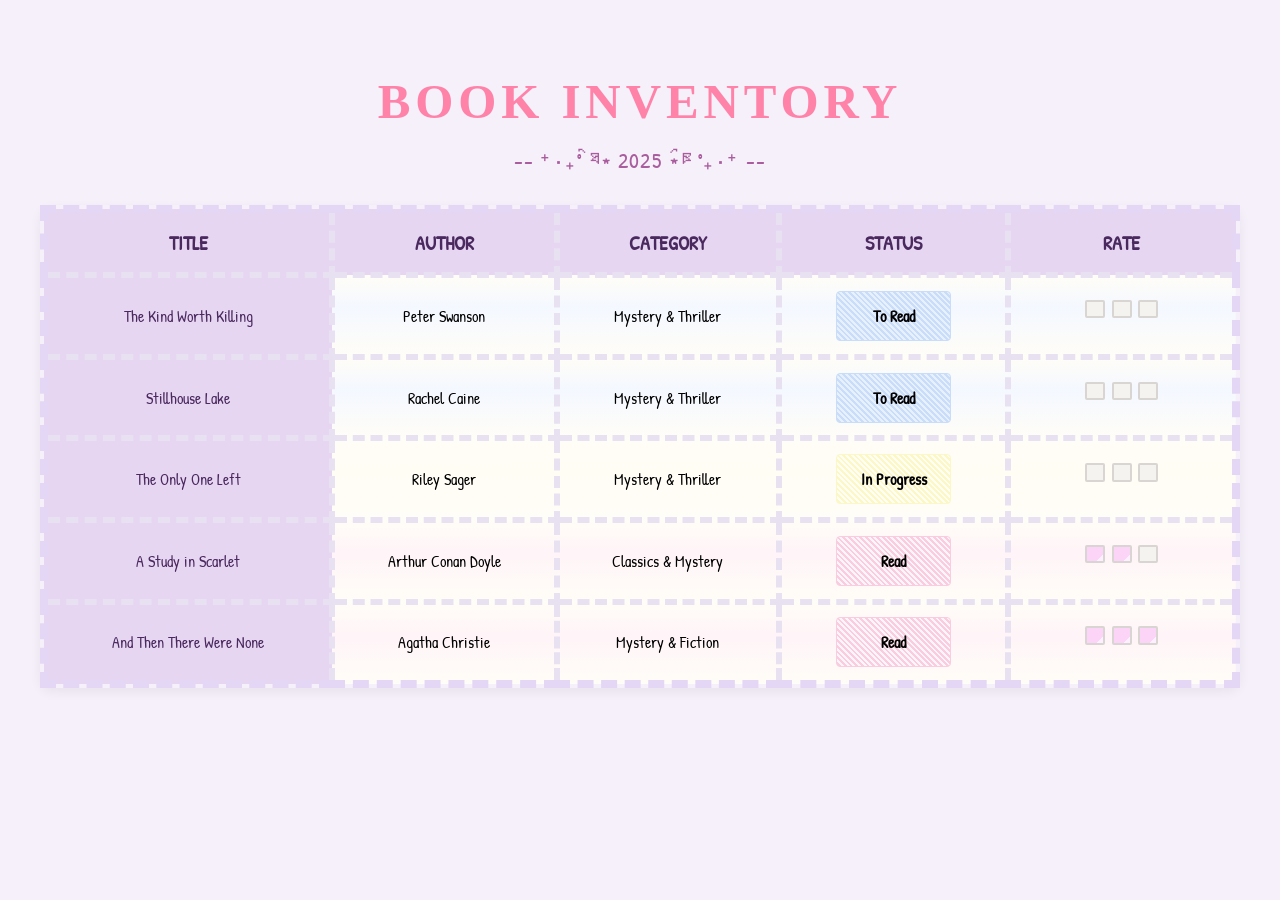
<file: book-inventory-app/index.html>
<!DOCTYPE html>
<html lang="en">

<head>
  <meta charset="utf-8">
  <title>Book Inventory</title>
  <link rel="stylesheet" href="styles.css">
  <link
    href="https://fonts.googleapis.com/css2?family=Chewy&family=Caveat&family=Patrick+Hand&family=Gochi+Hand&family=Mochiy+Pop+One&display=swap"
    rel="stylesheet">
</head>

<body>
  <h1>Book Inventory</h1>

  <table>
    <caption>
      <span class="sr-only">2025</span>-- ⁺‧₊˚ ཐི⋆ 2025 ⋆ཋྀ ˚₊‧⁺ --
    </caption>
    <thead>
      <tr>
        <th>Title</th>
        <th>Author</th>
        <th>Category</th>
        <th>Status</th>
        <th>Rate</th>
      </tr>
    </thead>
    <tbody>
      <tr class="to-read">
        <td>The Kind Worth Killing</td>
        <td>Peter Swanson</td>
        <td>Mystery & Thriller</td>
        <td><span class="status">To Read</span></td>
        <td><span class="rate"><span></span><span></span><span></span></span></td>
      </tr>
      <tr class="to-read">
        <td>Stillhouse Lake</td>
        <td>Rachel Caine</td>
        <td>Mystery & Thriller</td>
        <td><span class="status">To Read</span></td>
        <td><span class="rate"><span></span><span></span><span></span></span></td>
      </tr>
      <tr class="in-progress">
        <td>The Only One Left</td>
        <td>Riley Sager</td>
        <td>Mystery & Thriller</td>
        <td><span class="status">In Progress</span></td>
        <td><span class="rate" aria-label="Rated 1 out of 3"><span></span><span></span><span></span></span></td>
      </tr>
      <tr class="read">
        <td>A Study in Scarlet </td>
        <td>Arthur Conan Doyle</td>
        <td>Classics & Mystery</td>
        <td><span class="status">Read</span></td>
        <td><span class="rate two" aria-label="Rated 2 out of 3"><span></span><span></span><span></span></span></td>
      </tr>
      <tr class="read">
        <td>And Then There Were None</td>
        <td>Agatha Christie</td>
        <td>Mystery & Fiction</td>
        <td><span class="status">Read</span></td>
        <td><span class="rate three" aria-label="Rated 3 out of 3"><span></span><span></span><span></span></span></td>
      </tr>
    </tbody>
  </table>
</body>

</html>
</file>
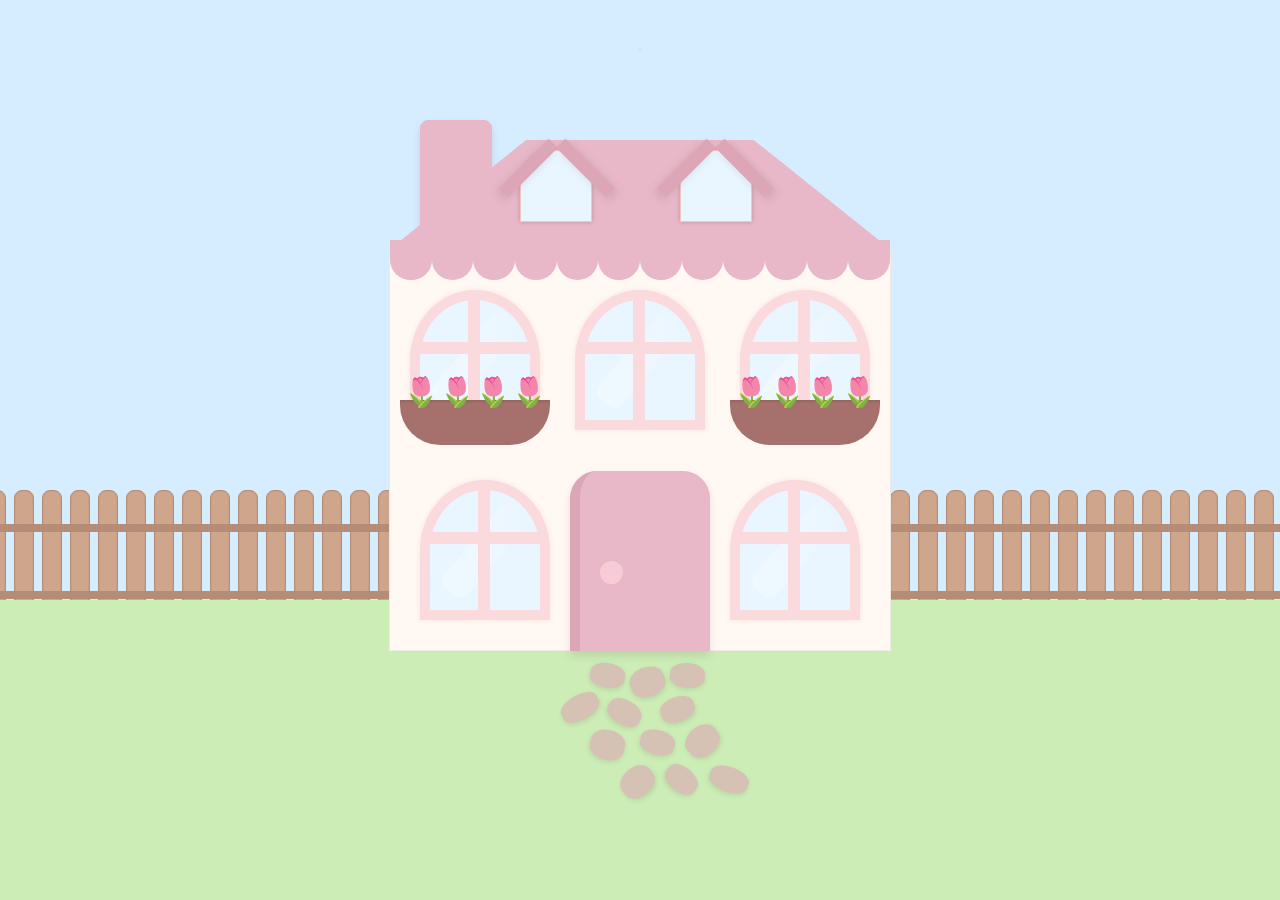
<file: css-house/index.html>
<!DOCTYPE html>
<html lang="en">
  <head>
    <meta charset="utf-8" />
    <meta name="viewport" content="width=device-width, initial-scale=1.0" />
    <link rel="stylesheet" href="styles.css" />
    <title>House Painting</title>
  </head>
  <body>
    <div id="house">
      <div id="chimney"></div>
      <div id="roof"></div>

      <div class="roof-edge-container">
        <div class="roof-edge"></div>
        <div class="roof-edge"></div>
        <div class="roof-edge"></div>
        <div class="roof-edge"></div>
        <div class="roof-edge"></div>
        <div class="roof-edge"></div>
        <div class="roof-edge"></div>
        <div class="roof-edge"></div>
        <div class="roof-edge"></div>
        <div class="roof-edge"></div>
        <div class="roof-edge"></div>
        <div class="roof-edge"></div>
      </div>

      <div id="roof-curve"></div>

      <div id="attic-window-1">
        <div class="trim-left"></div>
        <div class="trim-right"></div>
      </div>

      <div id="attic-window-2">
        <div class="trim-left"></div>
        <div class="trim-right"></div>
      </div>

      <div id="window-1">
        <div class="pane-vertical"></div>
        <div class="pane-horizontal"></div>
      </div>

      <div id="window-2">
        <div class="pane-vertical"></div>
        <div class="pane-horizontal"></div>
      </div>

      <div id="window-3">
        <div class="pane-vertical"></div>
        <div class="pane-horizontal"></div>
      </div>

      <div id="window-4">
        <div class="pane-vertical"></div>
        <div class="pane-horizontal"></div>
        <div class="window-box"></div>
      </div>

      <div id="window-5">
        <div class="pane-vertical"></div>
        <div class="pane-horizontal"></div>
        <div class="window-box"></div>
      </div>

      <div id="window-6">
        <div class="pane-vertical"></div>
        <div class="pane-horizontal"></div>
      </div>

      <div id="door"></div>

      <div id="walkway">
        <div class="stone stone1"></div>
        <div class="stone stone2"></div>
        <div class="stone stone3"></div>
        <div class="stone stone4"></div>
        <div class="stone stone5"></div>
        <div class="stone stone6"></div>
        <div class="stone stone7"></div>
        <div class="stone stone8"></div>
        <div class="stone stone9"></div>
        <div class="stone stone10"></div>
        <div class="stone stone11"></div>
        <div class="stone stone12"></div>
      </div>

      <div id="fence-left">
        <div class="fence-post"></div>
        <div class="fence-post"></div>
        <div class="fence-post"></div>
        <div class="fence-post"></div>
        <div class="fence-post"></div>
        <div class="fence-post"></div>
        <div class="fence-post"></div>
        <div class="fence-post"></div>
        <div class="fence-post"></div>
        <div class="fence-post"></div>
        <div class="fence-post"></div>
        <div class="fence-post"></div>
        <div class="fence-post"></div>
        <div class="fence-post"></div>
        <div class="fence-post"></div>
        <div class="fence-post"></div>
        <div class="fence-post"></div>
        <div class="fence-post"></div>
        <div class="fence-post"></div>
        <div class="fence-post"></div>
        <div class="fence-post"></div>
        <div class="fence-post"></div>
        <div class="fence-post"></div>
        <div class="fence-post"></div>
        <div class="fence-post"></div>
        <div class="fence-post"></div>
        <div class="fence-post"></div>
        <div class="fence-post"></div>
        <div class="fence-post"></div>
        <div class="fence-post"></div>
        <div class="fence-post"></div>
      </div>

      <div id="fence-right">
        <div class="fence-post"></div>
        <div class="fence-post"></div>
        <div class="fence-post"></div>
        <div class="fence-post"></div>
        <div class="fence-post"></div>
        <div class="fence-post"></div>
        <div class="fence-post"></div>
        <div class="fence-post"></div>
        <div class="fence-post"></div>
        <div class="fence-post"></div>
        <div class="fence-post"></div>
        <div class="fence-post"></div>
        <div class="fence-post"></div>
        <div class="fence-post"></div>
        <div class="fence-post"></div>
        <div class="fence-post"></div>
        <div class="fence-post"></div>
        <div class="fence-post"></div>
        <div class="fence-post"></div>
        <div class="fence-post"></div>
        <div class="fence-post"></div>
        <div class="fence-post"></div>

      </div>
    </div>

    <div id="grass"></div>
  </body>
</html>
</file>
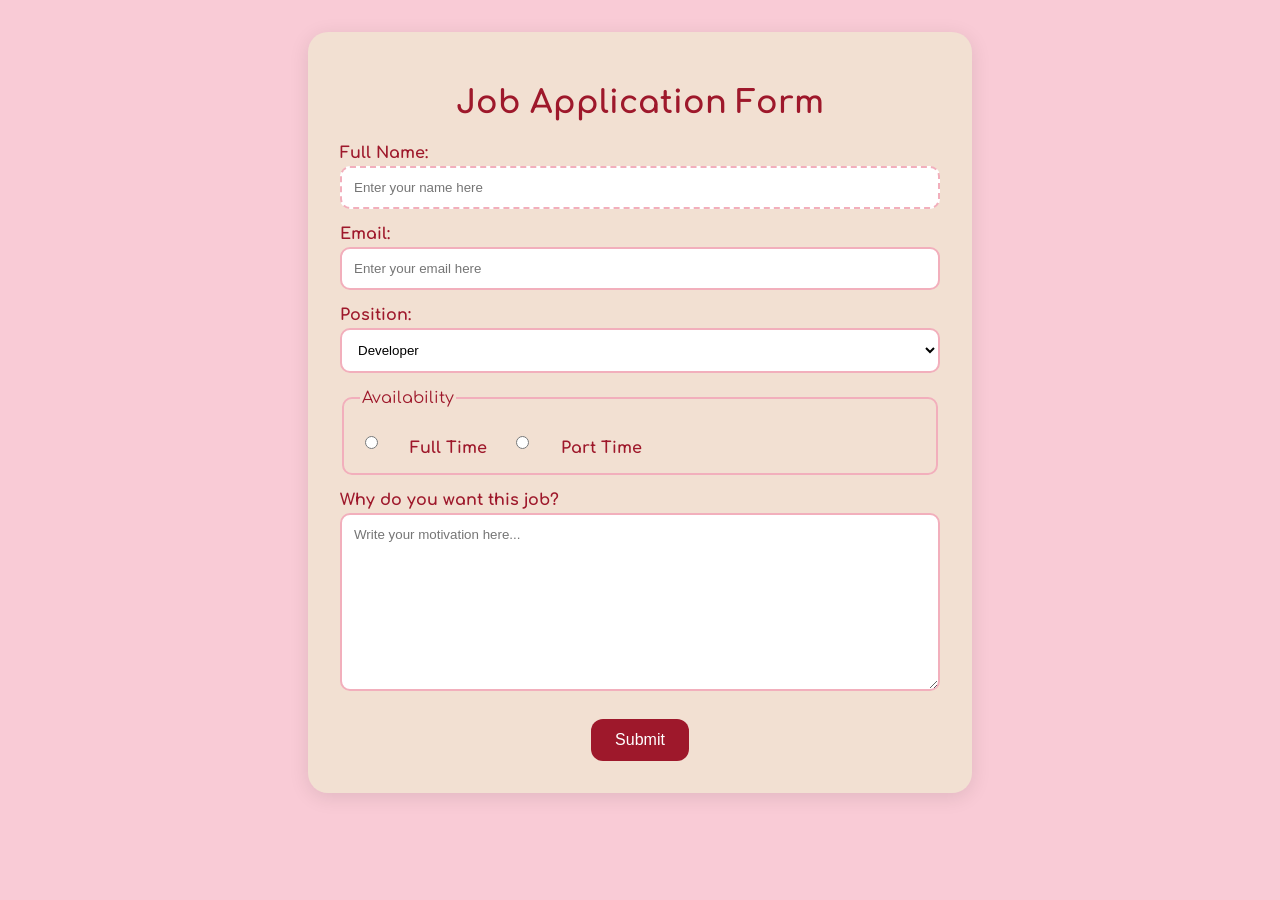
<file: job-application-form/index.html>
<!DOCTYPE html>
<html lang="en">
<head>
  <link href="https://fonts.googleapis.com/css2?family=Comfortaa:wght@400;600&display=swap" rel="stylesheet">
  <link rel="stylesheet" href="styles.css">
  <meta charset="utf-8">
  <meta name="viewport" content="width=device-width, initial-scale=1.0">
  <title>Job Application Form</title>
</head>

<body>
  <div class="container">
    <h1>Job Application Form</h1>
    <form id="job-form">

      <label for="name" id="name-label">Full Name: </label>
      <input type="text" id="name" name="name" required placeholder="Enter your name here">

      <label for="email" id="email-label">Email: </label>
      <input type="email" id="email" name="email" required placeholder="Enter your email here"> 

      <label for="position">Position: </label>
      <select id="position" name="job-position" required>
        <option value="developer">Developer</option>
        <option value="designer">Designer</option>
        <option value="manager">Manager</option>
      </select>

      <fieldset class="radio-group">
        <legend>Availability</legend>

        <input type="radio" name="availability" id="full" value="full-time" required>
        <label for="full">Full Time</label>

        <input type="radio" name="availability" id="part" value="part-time" required>
        <label for="part">Part Time</label>
      </fieldset>

      <label for="message">Why do you want this job?</label>
      <textarea id="message" name="motivation-for-job" rows="10" cols="20" placeholder="Write your motivation here..."></textarea>

      <button type="submit">Submit</button>

    </form>
  </div>
</body>
</html>
</file>
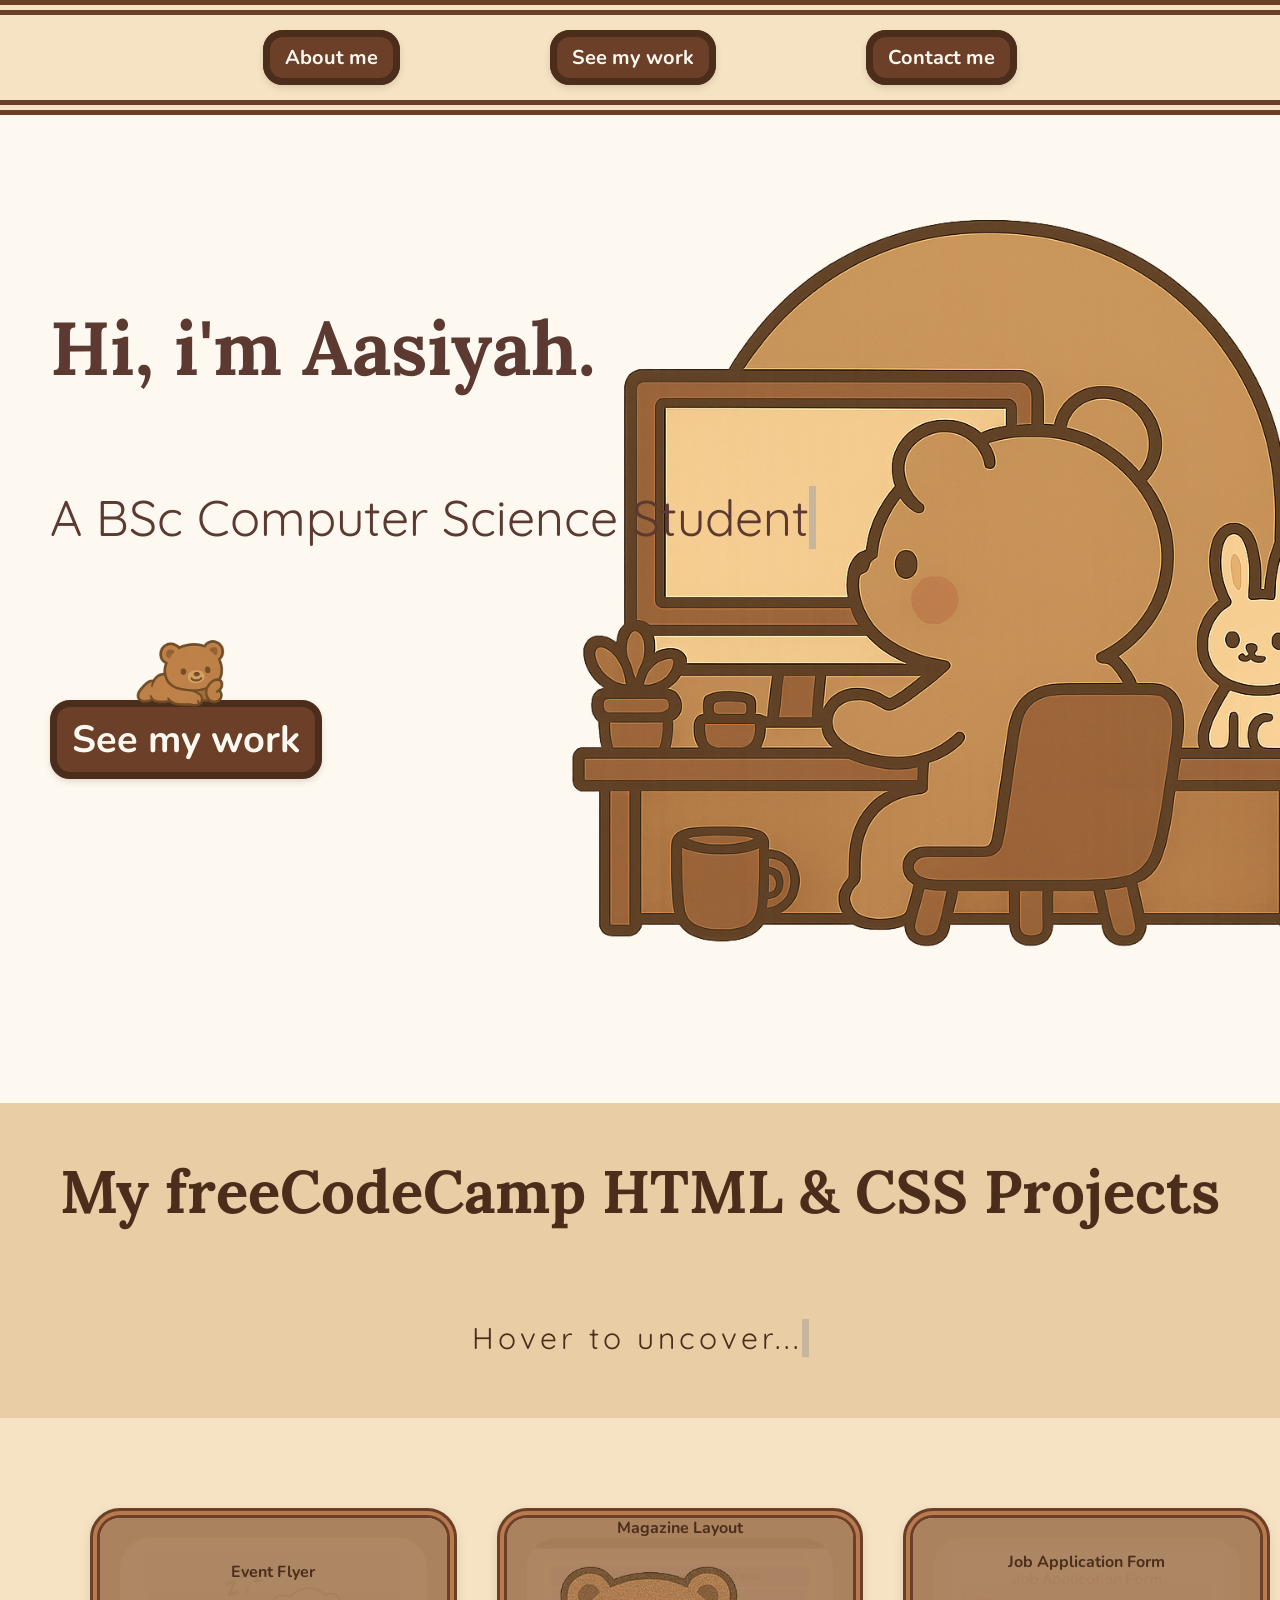
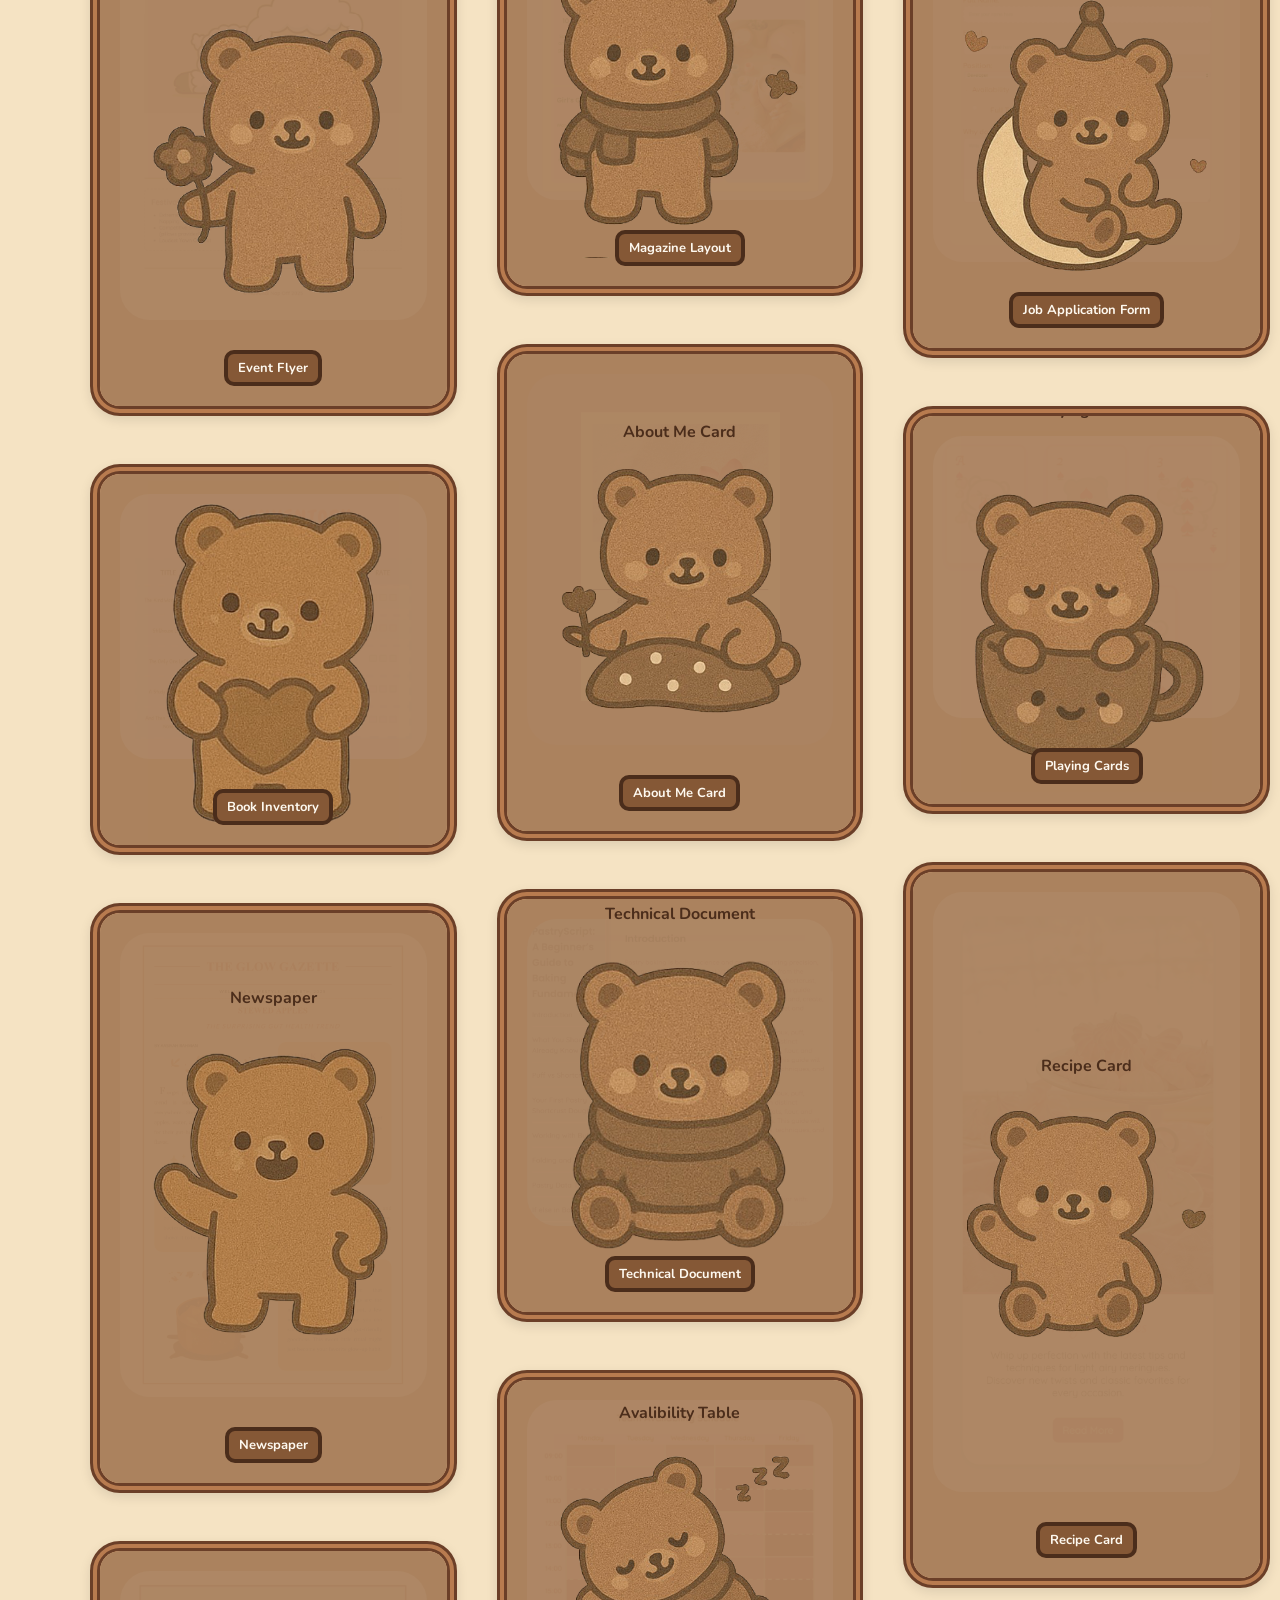
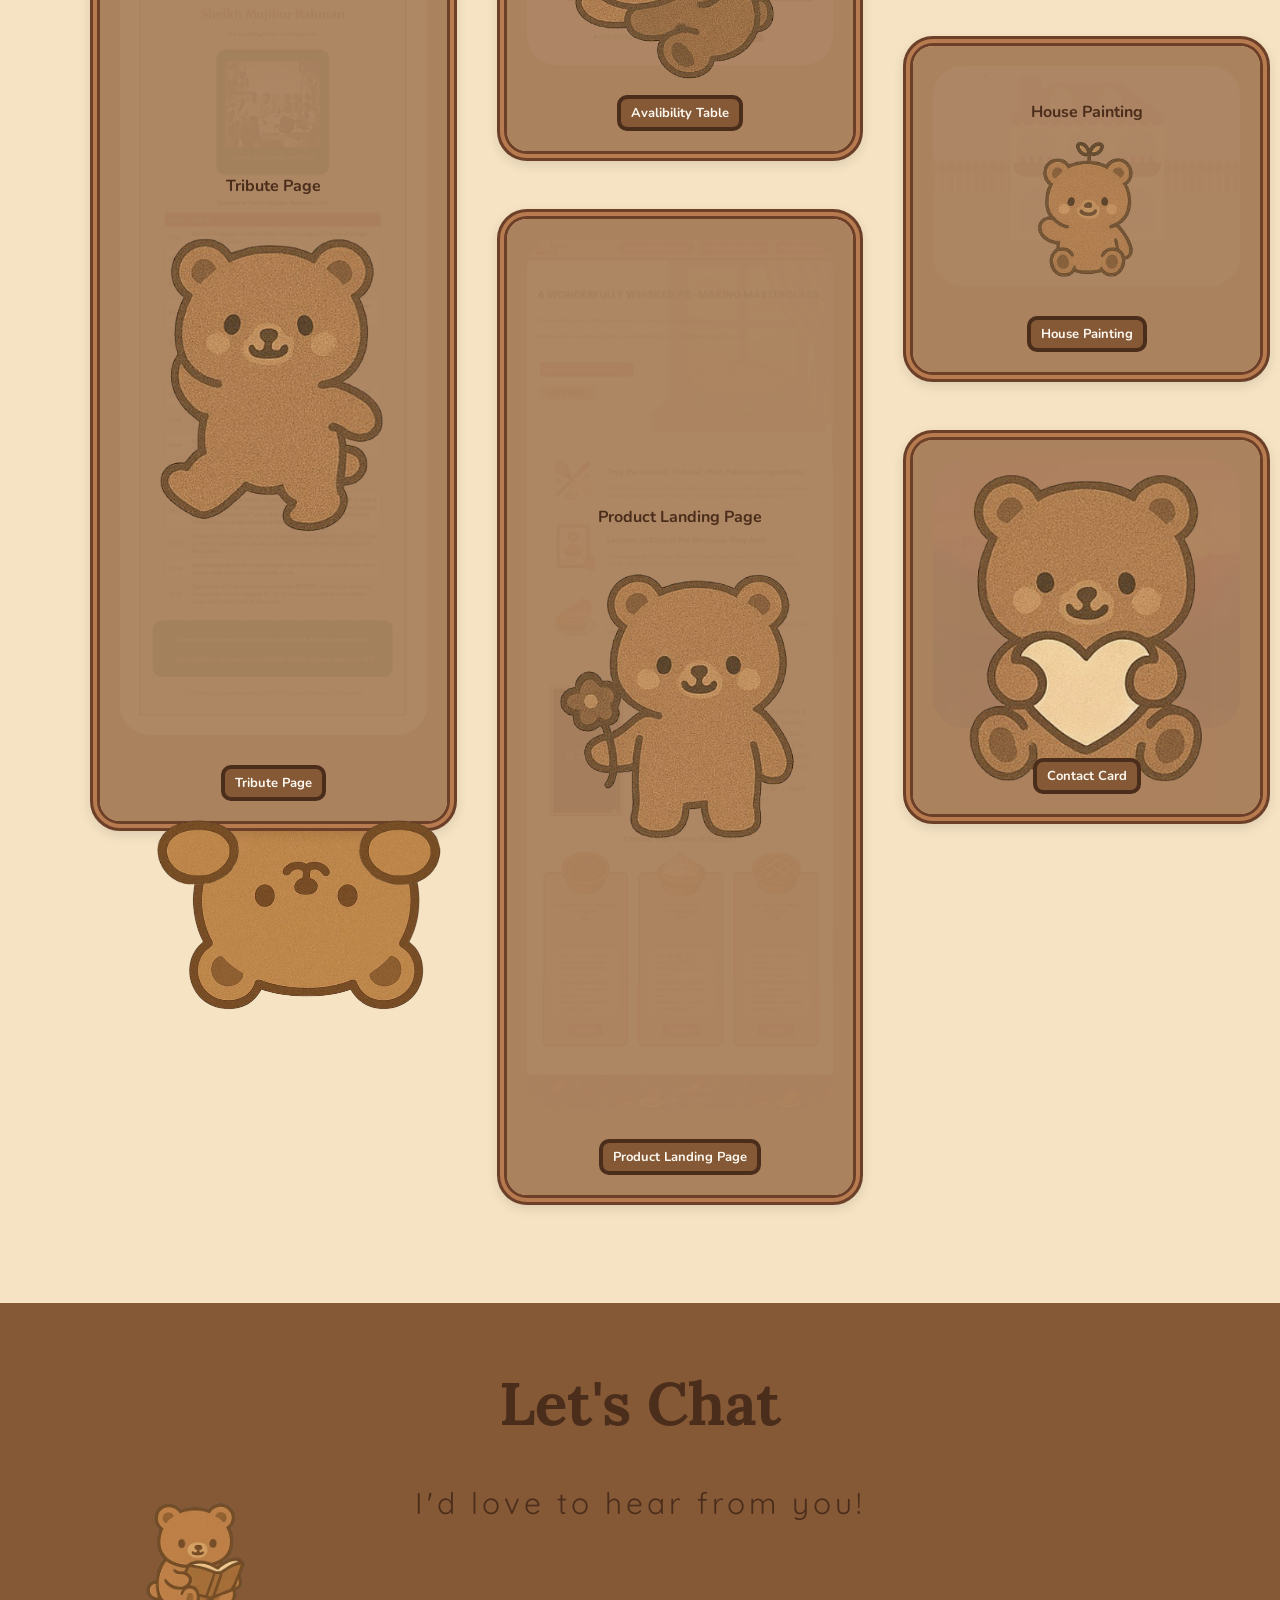
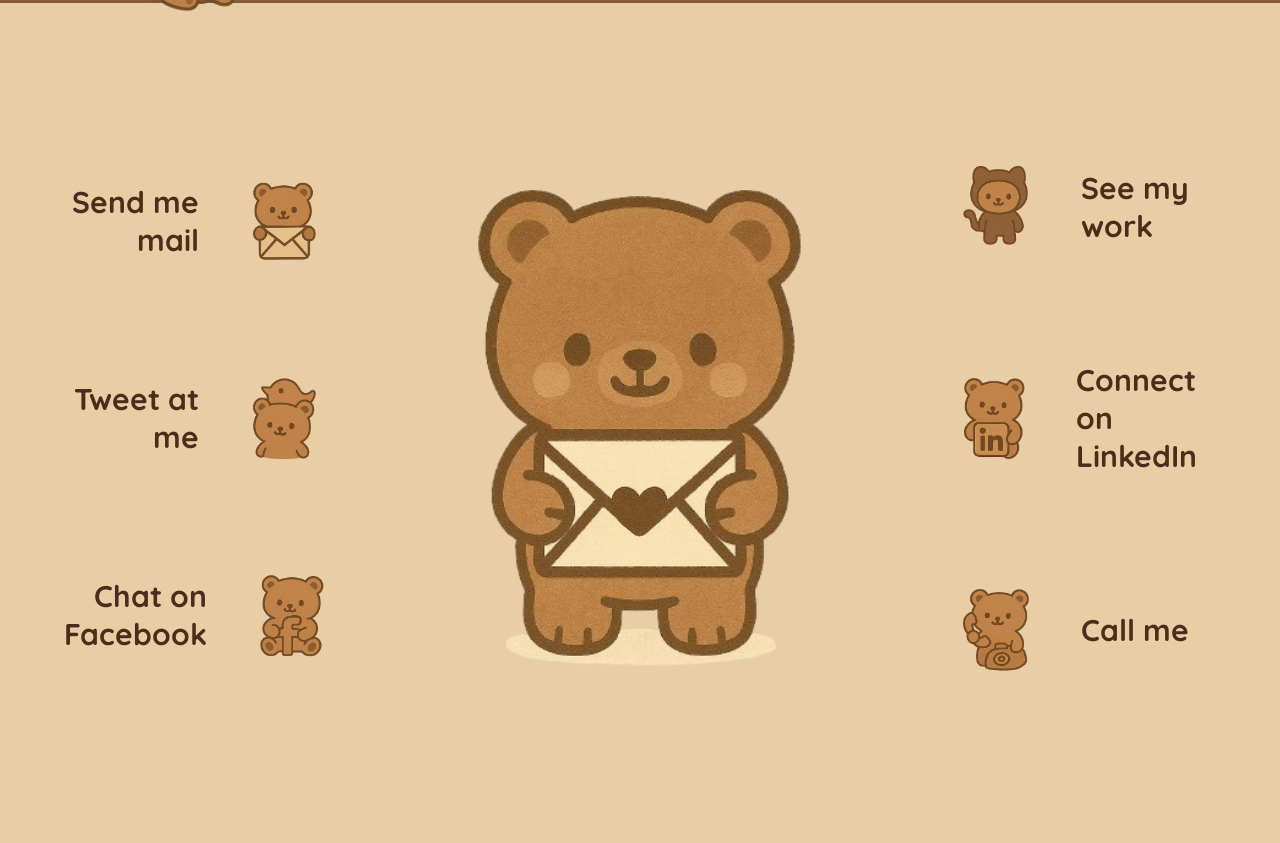
<file: personal-portfolio/index.html>
<!doctype html>
<html lang="en">

<head>
  <meta charset="UTF-8" />
  <title>Personal Portfolio</title>
  <!-- Fonts -->
  <link href="https://fonts.googleapis.com/css2?family=Quicksand:wght@400;600&family=Poppins:wght@400;600&display=swap"
    rel="stylesheet" />
  <link
    href="https://fonts.googleapis.com/css2?family=Chewy&family=Caveat&family=Patrick+Hand&family=Gochi+Hand&family=Mochiy+Pop+One&display=swap"
    rel="stylesheet" />
  <link href="https://fonts.googleapis.com/css?family=Lora" rel="stylesheet">
  <link href="https://fonts.googleapis.com/css2?family=Nunito:wght@400;700&display=swap" rel="stylesheet">
  <!-- Stylesheet -->
  <link rel="stylesheet" href="styles.css" />
</head>

<body>

  <!-- NAVBAR -->
  <nav id="navbar" aria-label="Main Navigation">
    <ul class="nav-list">
      <li><a class="nav-link" href="#welcome-section">About me</a></li>
      <li><a class="nav-link" href="#project-section">See my work</a></li>
      <li><a class="nav-link" href="#contact-section">Contact me</a></li>
    </ul>
  </nav>

  <!-- WELCOME SECTION -->
  <section id="welcome-section">
    <div class="welcome-text">
      <h1>Hi, i'm Aasiyah.</h1>
      <div class="typing-text-container">
        <p class="typing-text-1">A BSc Computer Science Student</p>
      </div>
    </div>
    <div class="hero-container">
      <img class="hero-img" src="images/pp-hero.png" alt="Hero Image" />
    </div>
    <img src="images/laying-button-bear.png" alt="" class="laying-button-bear-img">
    <a class="see-my-work-button" href="#project-section">See my work</a>
    </div>
  </section>

  <!-- PROJECTS SECTION -->
  <section id="project-section">
    <div class="project-banner">
      <h2><a id="profile-link" target="_blank"> My freeCodeCamp HTML & CSS Projects</a></h2>
      <div class="typing-text-container">
        <p class="typing-text-2">Hover to uncover...</p>
      </div>
    </div>

    <div class="project-tile-container">

      <!-- Project Tile 1 - Event Flyer-->
      <div class="project-tile">
        <img src="images/event-flyer-one.jpg" alt="" >
        <div class="overlay">
          <span class="overlay-text">Event Flyer</span>
          <img class="overlay-img" src="images/overlay-img-one.png" alt="">
        </div>
        <a href="https://yourwebsite.com" target="_blank" class="project-links">Event Flyer</a>
      </div>


      <!-- Project Tile 2 - Book Inventory -->
      <div class="project-tile two">
        <img src="images/book-inventory-two.jpg" alt="" >
        <div class="overlay">
          <span class="overlay-text">Book Inventory</span>
          <img class="overlay-img" src="images/overlay-img-two.png" alt="">
        </div>
        <a href="https://yourwebsite.com" target="_blank" class="project-links">Book Inventory</a>
      </div>


      <!-- Project Tile 3 - Newspaper -->
      <div class="project-tile">
        <img src="images/newspaper-three.jpg" alt="" >
        <div class="overlay">
          <span class="overlay-text">Newspaper </span>
          <img class="overlay-img" src="images/overlay-img-three.png" alt="">
        </div>
        <a href="https://yourwebsite.com" target="_blank" class="project-links">Newspaper </a>
      </div>


      <!-- Project Tile 4 - Tribute Page -->
      <div class="project-tile">
        <img src="images/tribute-page-four.jpg" alt="" >
        <div class="overlay">
          <span class="overlay-text">Tribute Page</span>
          <img class="overlay-img" src="images/overlay-img-four.png" alt="">
        </div>
        <a href="https://yourwebsite.com" target="_blank" class="project-links">Tribute Page</a>
        
      </div>
      <div class="hidden-bear-container">
        <img src="images/hidden-bear-paws.png" alt="" class="hidden-bear-paws">
        <img src="images/hidden-bear-face.png" alt="" class="hidden-bear-face">
        </div>

      <!-- Project Tile 5 - Magazine Layout -->
      <div class="project-tile">
        <img src="images/magazine-layout-five.png" alt="" >
        <div class="overlay">
          <span class="overlay-text">Magazine Layout</span>
          <img class="overlay-img" src="images/overlay-img-five.png" alt="">
        </div>
        <a href="https://yourwebsite.com" target="_blank" class="project-links">Magazine Layout</a>
      </div>


      <!-- Project Tile 6 - About Me Card -->
      <div class="project-tile">
        <img src="images/about-me-card-six.png" alt="" >
        <div class="overlay">
          <span class="overlay-text">About Me Card</span>
          <img class="overlay-img" src="images/overlay-img-six.png" alt="">
        </div>
        <a href="https://yourwebsite.com" target="_blank" class="project-links">About Me Card</a>
      </div>


      <!-- Project Tile 7 - Technical Document -->
      <div class="project-tile">
        <img src="images/technical-document-seven.png" alt="" >
        <div class="overlay">
        <span class="overlay-text">Technical Document</span>
        <img class="overlay-img" src="images/overlay-img-seven.png" alt="">
      </div>
      <a href="https://yourwebsite.com" target="_blank" class="project-links">Technical Document</a>
    </div>


    <!-- Project Tile 8 - Avalibility Table -->
    <div class="project-tile">
      <img src="images/avalibility-table-eight.jpg" alt="" >
      <div class="overlay">
        <span class="overlay-text">Avalibility Table</span>
        <img class="overlay-img" src="images/overlay-img-eight.png" alt="">
      </div>
      <a href="https://yourwebsite.com" target="_blank" class="project-links">Avalibility Table</a>
    </div>


    <!-- Project Tile 9 - Product Landing Page  -->
    <div class="project-tile">
      <img src="images/product-landing-page-nine.jpg" alt="" >
      <div class="overlay">
        <span class="overlay-text">Product Landing Page </span>
        <img class="overlay-img" src="images/overlay-img-nine.png" alt="">
      </div>
      <a href="https://yourwebsite.com" target="_blank" class="project-links">Product Landing Page </a>
    </div>


    <!-- Project Tile 10 - Job Application Form -->
    <div class="project-tile">
      <img src="images/job-application-form-ten.png" alt="" >
      <div class="overlay">
        <span class="overlay-text">Job Application Form</span>
        <img class="overlay-img" src="images/overlay-img-ten.png" alt="">
      </div>
      <a href="https://yourwebsite.com" target="_blank" class="project-links">Job Application Form</a>
    </div>


    <!-- Project Tile 11 - Playing Cards -->
    <div class="project-tile">
      <img src="images/playing-cards-eleven.png" alt="" >
      <div class="overlay">
        <span class="overlay-text">Playing Cards</span>
        <img class="overlay-img" src="images/overlay-img-eleven.png" alt="">
      </div>
      <a href="https://yourwebsite.com" target="_blank" class="project-links">Playing Cards</a>
    </div>


    <!-- Project Tile 12 - Recipe Card -->
    <div class="project-tile">
      <img src="images/recipe-card-twelve.png" alt="" >
      <div class="overlay">
        <span class="overlay-text">Recipe Card</span>
        <img class="overlay-img" src="images/overlay-img-twelve.png" alt="">
      </div>
      <a href="https://yourwebsite.com" target="_blank" class="project-links">Recipe Card</a>
    </div>


    <!-- Project Tile 13 - House Painting-->
    <div class="project-tile">
     <img src="images/house-painting-thirteen.png" alt="" >
      <div class="overlay">
        <span class="overlay-text">House Painting</span>
        <img class="overlay-img" src="images/overlay-img-thirteen.png" alt="">
      </div>
      <a href="https://yourwebsite.com" target="_blank" class="project-links">House Painting</a>
    </div>


    <!-- Project Tile 14 - Contact Card -->
    <div class="project-tile">
      <img src="images/contact-form-fourteen.png" alt="" >
      <div class="overlay">
        <span class="overlay-text">Contact Card</span>
        <img class="overlay-img" src="images/overlay-img-fourteen.png" alt="">
      </div>
      <a href="https://yourwebsite.com" target="_blank" class="project-links">Contact Card </a>
    </div>
    


    </div>
  </section>

  <section id="contact-section">
    <div class="contact-banner">
      <h2>Let's Chat</h2>
      <p>I'd love to hear from you!</p>
      <img src="images/book-bear.png" alt="" class="book-bear-banner-img">
    </div>
    <div class="contact-img-and-links">
      <!-- Left links -->
      <div class="contact-left">
        <a href="#" target="_blank">
          <span class="contact-text">Send me mail</span>
          <img src="images/contact-icon-one.png" alt="" class="contact-icon">
          </a>
        <a href="#" target="_blank">
          <span class="contact-text">Tweet at me</span>
          <img src="images/contact-icon-two.png" alt="" class="contact-icon">
          </a>
        <a href="#" target="_blank">
          <span class="contact-text">Chat on Facebook</span>
          <img src="images/contact-icon-three.png" alt="" class="contact-icon">
        </a>
      </div>

      <!-- Bear -->
      <div class= "mail-bear">
      <img class="mail-bear-img" src="images/mail-bear.png" alt="">
      <img class="mail-bear-heart"src="images/mail-bear-heart.png" alt="">
      </div>

      <!-- Right links -->
      <div class="contact-right">
        <a href="#" target="_blank"><span class="contact-text">See my work</span>
       <img src="images/contact-icon-four.png" alt="" class="contact-icon">
        </a>
        <a href="#" target="_blank"><span class="contact-text">Connect on LinkedIn</span>
        <img src="images/contact-icon-five.png" alt="" class="contact-icon">
        </a>
        <a href="#" target="_blank"><span class="contact-text">Call me</span>
        <img src="images/contact-icon-six.png" alt="" class="contact-icon">
        </a>
      </div>
    </div>
  </section>

</body>

</html>
</file>
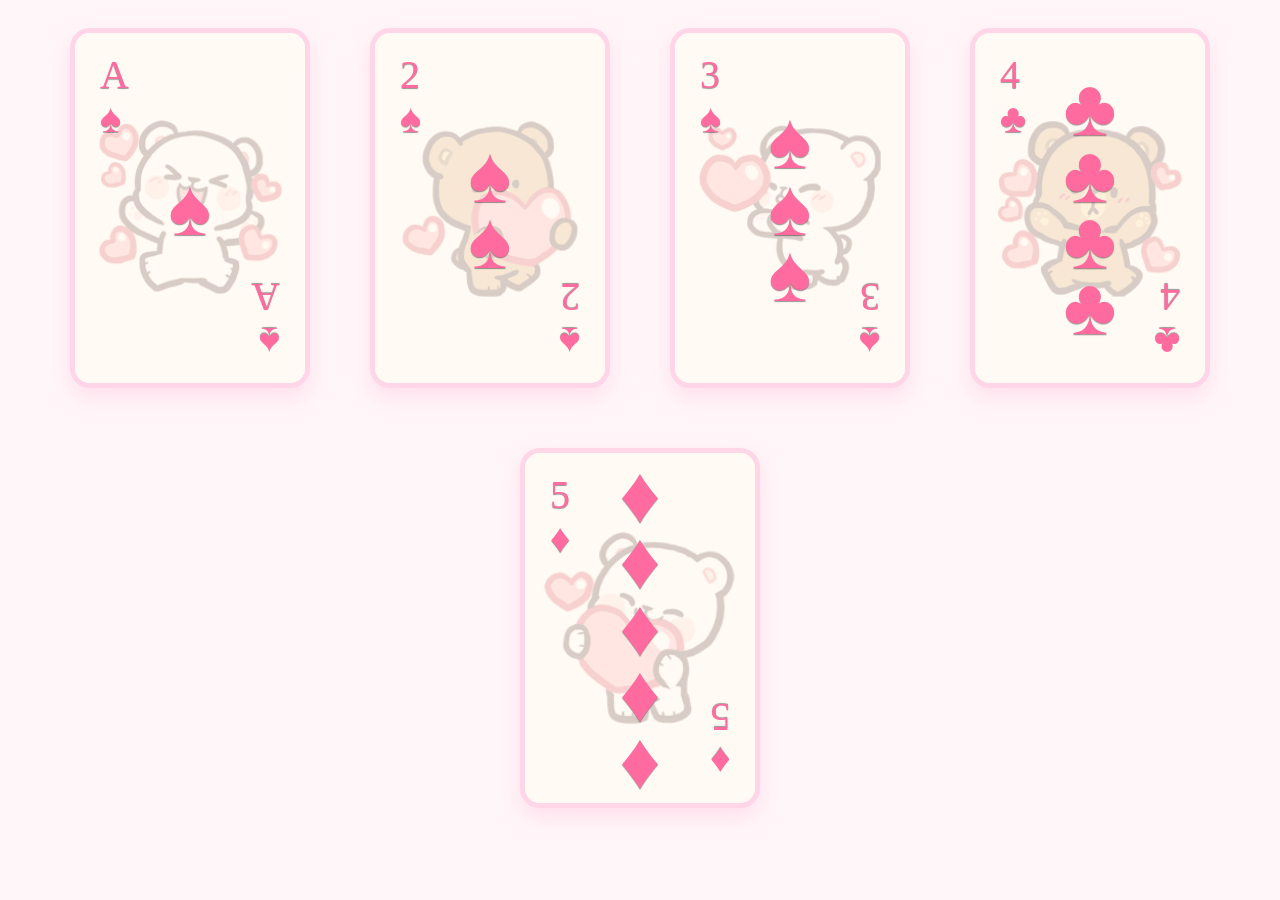
<file: playing-cards/index.html>
<!DOCTYPE html>
<html lang="en">

<head>
  <meta charset="UTF-8">
  <meta name="viewport" content="width=device-width, initial-scale=1.0">
  <link rel="stylesheet" href="styles.css">
  <title>Playing Cards</title>

</head>

<body>
  <main id="playing-cards">
    <div class="card card-1">
      <div class="left">
        <span class="rank">A</span>
        <span class="suit">♠</span>
      </div>
      <div class="middle">
        <span class="suit">♠</span>
      </div>
      <div class="right">
        <span class="rank">A</span>
        <span class="suit">♠</span>
      </div>
    </div>
    <div class="card card-2">
      <div class="left">
        <span class="rank">2</span>
        <span class="suit">♠</span>
      </div>
      <div class="middle">
        <span class="suit">♠</span>
        <span class="suit">♠</span>
      </div>
      <div class="right">
        <span class="rank">2</span>
        <span class="suit">♠</span>
      </div>
    </div>
    <div class="card card-3">
      <div class="left">
        <span class="rank">3</span>
        <span class="suit">♠</span>
      </div>
      <div class="middle">
        <span class="suit">♠</span>
        <span class="suit">♠</span>
        <span class="suit">♠</span>
      </div>
      <div class="right">
        <span class="rank">3</span>
        <span class="suit">♠</span>
      </div>
    </div>
    <div class="card card-4">
      <div class="left">
        <span class="rank">4</span>
        <span class="suit">♣</span>
      </div>
      <div class="middle">
        <span class="suit">♣</span>
        <span class="suit">♣</span>
        <span class="suit">♣</span>
        <span class="suit">♣</span>
      </div>
      <div class="right">
        <span class="rank">4</span>
        <span class="suit">♣</span>
      </div>
    </div>
    <div class="card card-5">
      <div class="left">
        <span class="rank">5</span>
        <span class="suit">♦</span>
      </div>
      <div class="middle">
        <span class="suit">♦</span>
        <span class="suit">♦</span>
        <span class="suit">♦</span>
        <span class="suit">♦</span>
        <span class="suit">♦</span>
      </div>
      <div class="right">
        <span class="rank">5</span>
        <span class="suit">♦</span>
      </div>
    </div>
  </main>
</body>

</html>
</file>
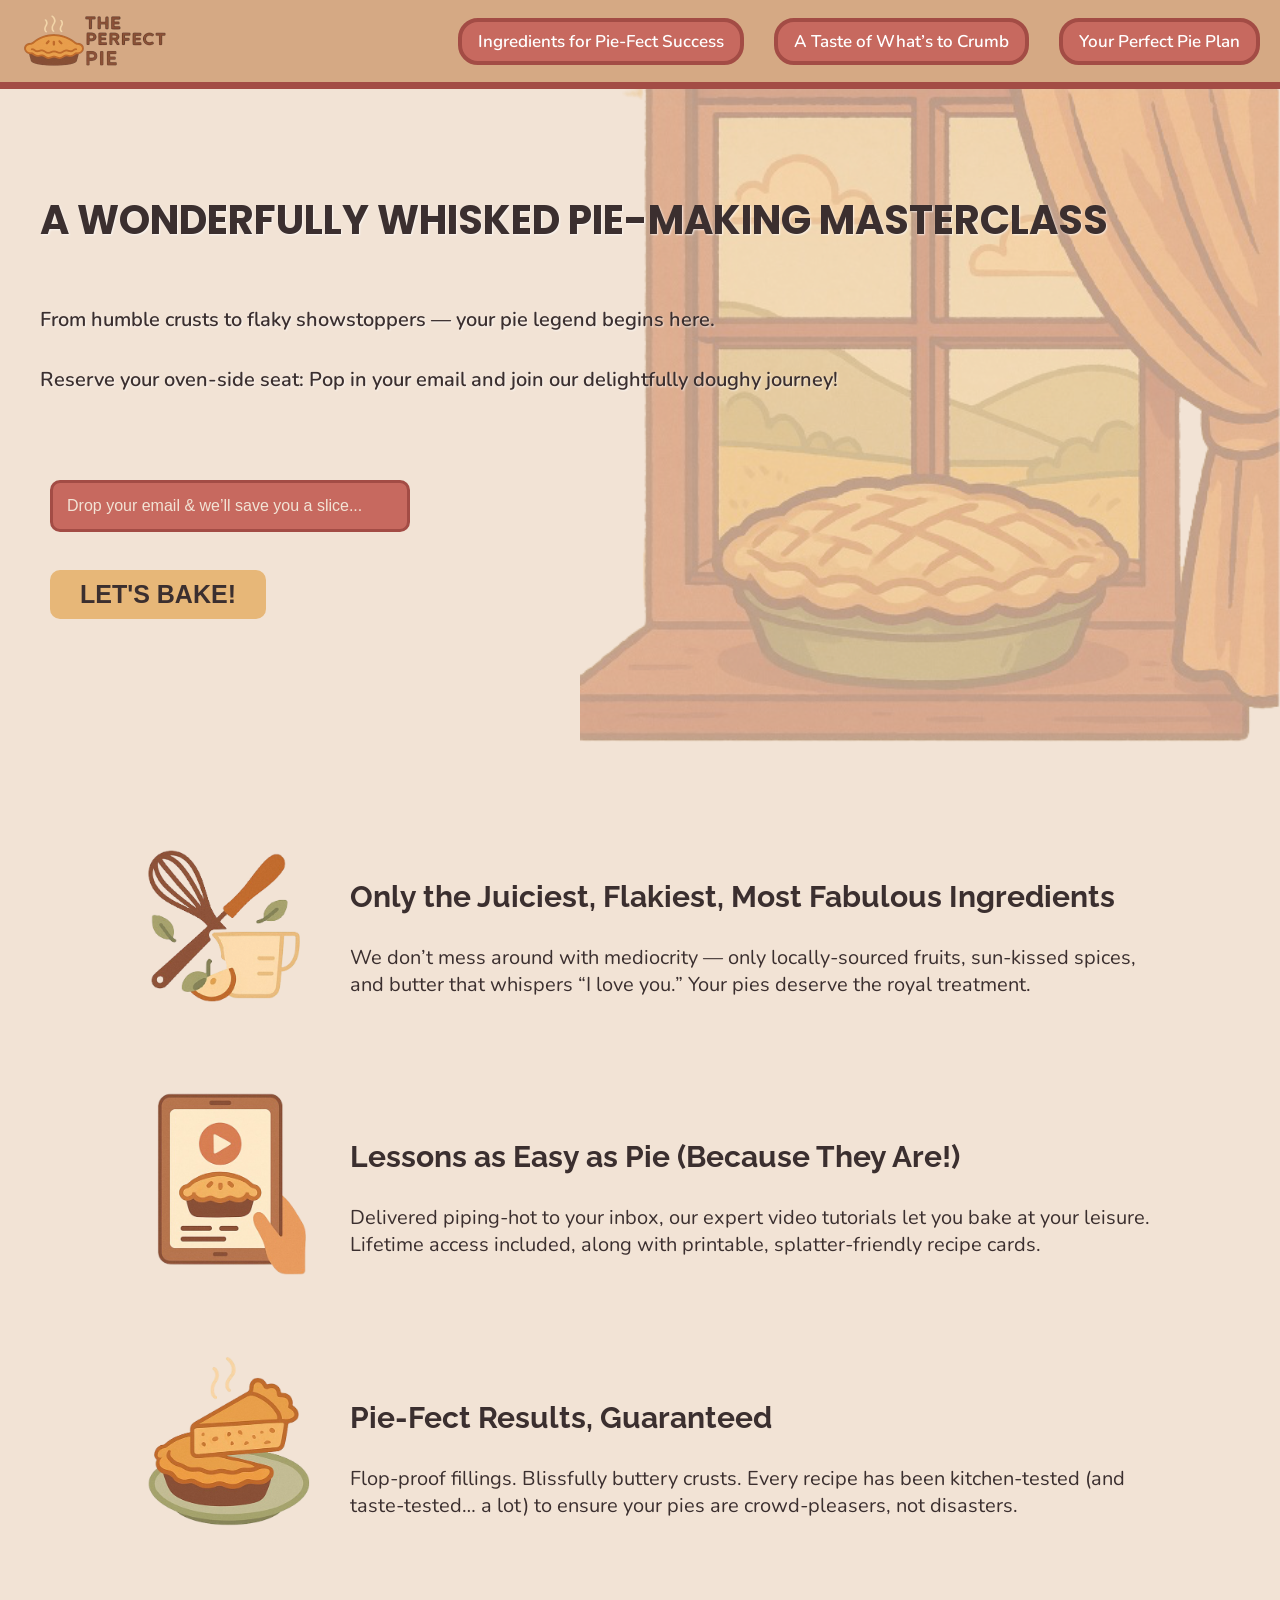
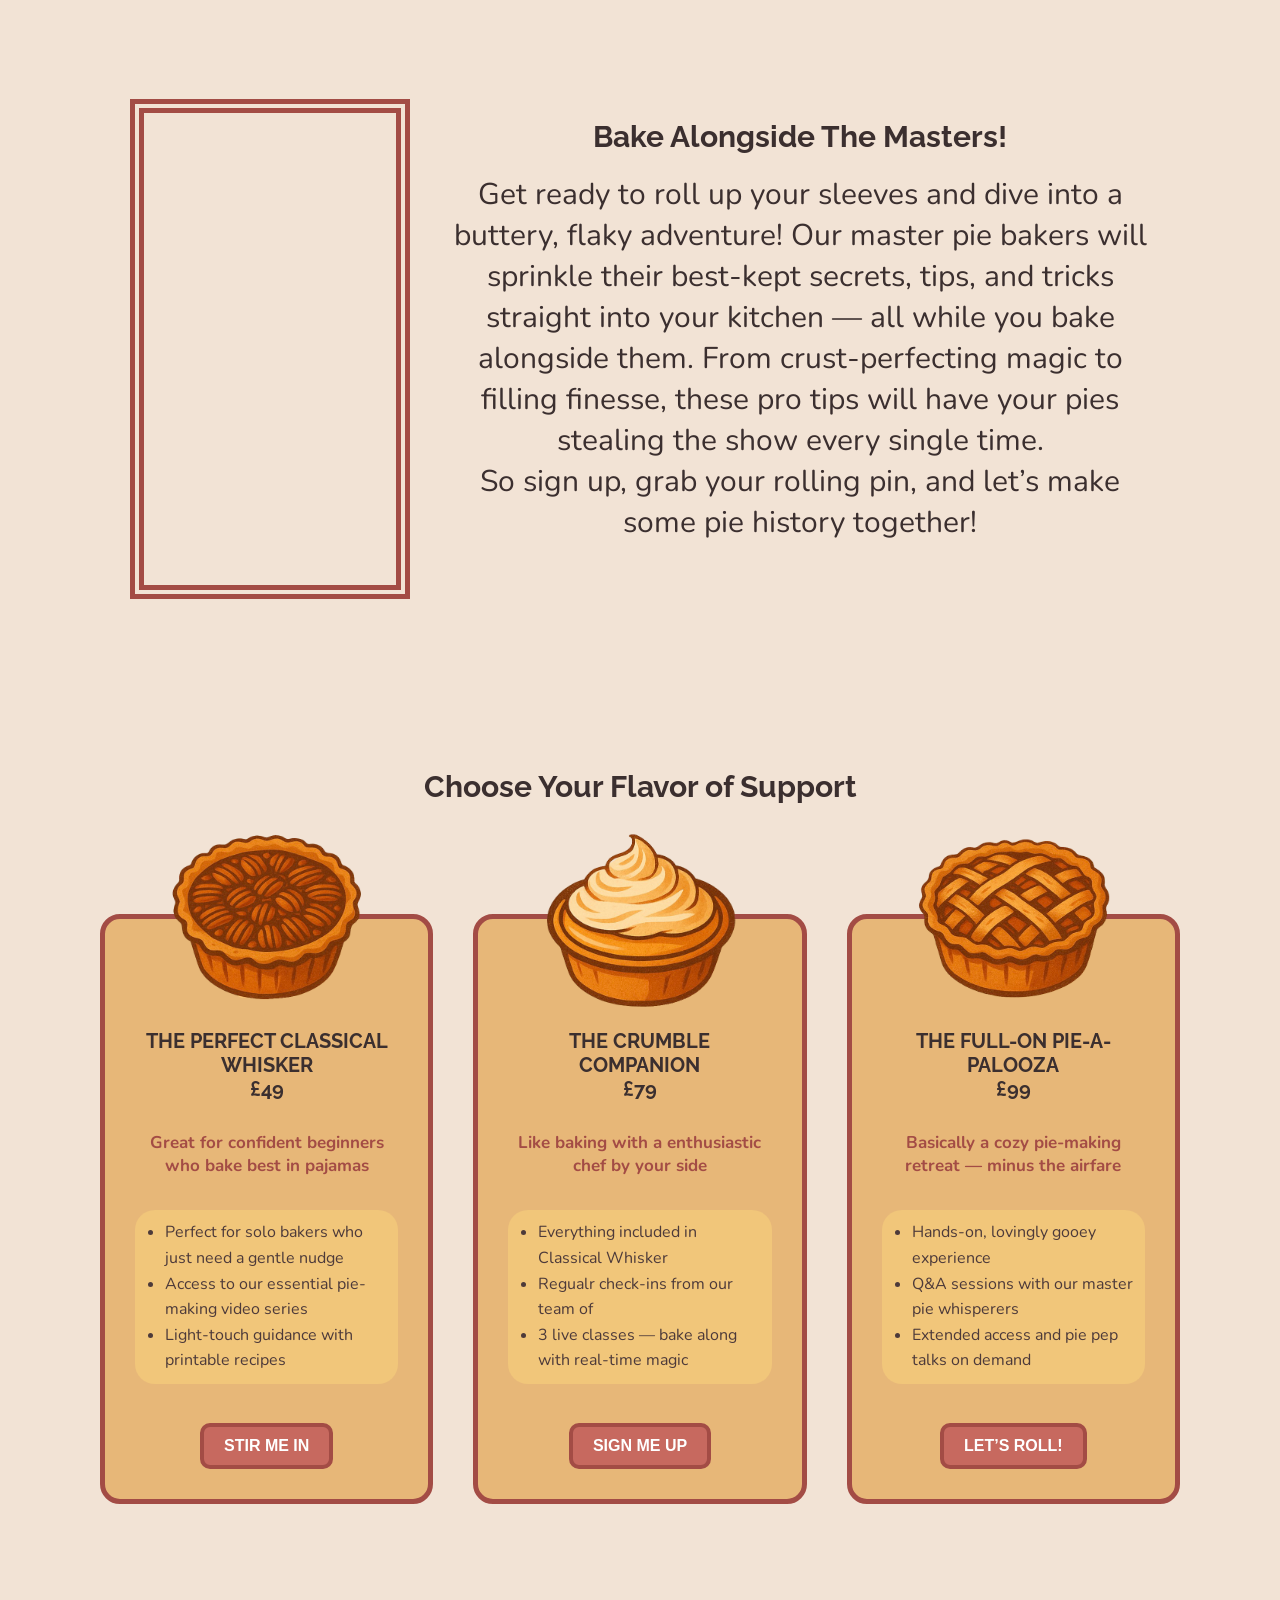
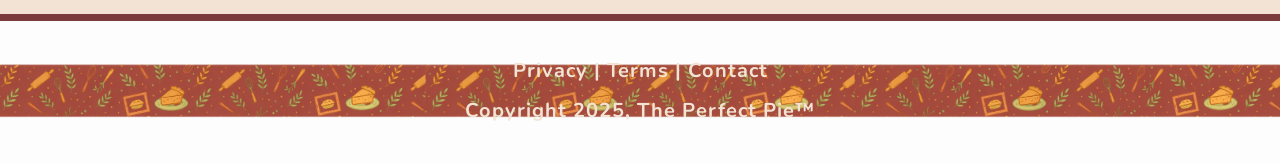
<file: product-landing-page/index.html>
<!DOCTYPE html>
<html lang="en">

<head>
  <meta charset="UTF-8" />
  <meta name="viewport" content="width=device-width, initial-scale=1.0" />
  <link href="https://fonts.googleapis.com/css2?family=Inter:wght@400;600&family=Nunito:wght@400;600&family=Poppins:wght@500;700&family=Raleway:wght@500;700&family=Work+Sans:wght@400;600&display=swap" rel="stylesheet">
  <link rel="stylesheet" href="styles.css" />
  <title>Product Landing Page</title>
</head>

<body>
  <header id="header">
    <nav id="nav-bar" aria-label="Main Navigation">
      <img src="images/logo.png" id="header-img" alt="Pie icon">
      <ul class="nav-list">
        <li><a class="nav-link" href="#feature-list">Ingredients for Pie-Fect Success</a></li>
        <li><a class="nav-link" href="#video-section">A Taste of What’s to Crumb</a></li>
        <li><a class="nav-link" href="#pricing-cards">Your Perfect Pie Plan</a></li>
      </ul>
    </nav>
  </header>

  <main>
    <section class="hero">
      <img class="window-pie" src="images/hero.png" alt=" " >
      <h1>A Wonderfully Whisked Pie-Making Masterclass</h1>
      <p class="hero-text">From humble crusts to flaky showstoppers — your pie legend begins here. <br> Reserve your oven-side seat: Pop in your email and join our delightfully doughy journey!
      </p>

      <form id="form" action="https://www.freecodecamp.org/email-submit">
        <label for="email" class="sr-only">Email Address</label>
        <input id="email" type="email" name="email" placeholder="Drop your email & we’ll save you a slice...">
        <input id="submit" type="submit" value="LET'S BAKE!">
      </form>
    </section>


    <section id="feature-list">
      <div class="feature-item">
        <span class="icon">
        <img src="images/icon-one.png" alt="whisk spatual jug icon surrounded by leaves and an apple">
      </span>
        <div class="heading-text">
          <h2 class="heading-2">Only the Juiciest, Flakiest, Most Fabulous Ingredients</h2>
          <span class="text">We don’t mess around with mediocrity — only locally-sourced fruits, sun-kissed spices, and butter that whispers “I love you.” Your pies deserve the royal treatment.</span>
        </div>
      </div>

      <div class="feature-item">
        <span class="icon">
        <img src="images/icon-two.png" alt="hand holding ipad with pie and play button on screen">
      </span>
        <div class="heading-text">
          <h2 class="heading-2">Lessons as Easy as Pie (Because They Are!)</h2>
          <span class="text">Delivered piping-hot to your inbox, our expert video tutorials let you bake at your leisure. Lifetime access included, along with printable, splatter-friendly recipe cards.</span>
        </div>
      </div>

      <div class="feature-item">
        <span class="icon">
        <img src="images/icon-three.png" alt="pie on green dish with slice lifed">
      </span>
        <div class="heading-text">
          <h2 class="heading-2">Pie-Fect Results, Guaranteed</h2>
          <span class="text">Flop-proof fillings. Blissfully buttery crusts. Every recipe has been kitchen-tested (and taste-tested… a lot) to ensure your pies are crowd-pleasers, not disasters.</span>
        </div>
      </div>
    </section>


    <section id="video-section">
      <div class="video-wrapper">
        <iframe id="video" src="https://www.youtube.com/embed/yt0N2rFnG0k" title="All My Best Pie Baking Tips"
          allow="accelerometer; autoplay; clipboard-write; encrypted-media; gyroscope; picture-in-picture; web-share"
          referrerpolicy="strict-origin-when-cross-origin" allowfullscreen></iframe>

        <div class="video-description">
          <h2>Bake Alongside The Masters!</h2>
          <p>Get ready to roll up your sleeves and dive into a buttery, flaky adventure! Our master pie bakers will
            sprinkle their best-kept secrets, tips, and tricks straight into your kitchen — all while you bake alongside
            them. From crust-perfecting magic to filling finesse, these pro tips will have your pies stealing the show
            every
            single time.</p>
          <p>So sign up, grab your rolling pin, and let’s make some pie history together!</p>
        </div>
      </div>
    </section>
  </main>


  <section id="pricing-cards">
    <h2>Choose Your Flavor of Support</h2>

    <div class="card-container">
      <div class="card one">
        <img src="images/card-icon-one.png" alt="pecan pie" class="pie pecan">
        <h3>THE PERFECT CLASSICAL WHISKER <br> £49</h3>
        <p>Great for confident beginners who bake best in pajamas</p>
        <ul>
          <li>Perfect for solo bakers who just need a gentle nudge</li>
          <li>Access to our essential pie-making video series</li>
          <li>Light-touch guidance with printable recipes</li>
        </ul>
        <button type="button">STIR ME IN</button>
      </div>

      <div class="card two">
        <img src="images/card-icon-two.png" alt="pie with whipped cream topping" class="pie cream" >
        <h3>THE CRUMBLE COMPANION <br> £79</h3>
        <p>Like baking with a enthusiastic chef by your side</p>
        <ul>
          <li>Everything included in Classical Whisker</li>
          <li>Regualr check-ins from our team of 
          <li>3 live classes — bake along with real-time magic</li>
        </ul>
        <button type="button">SIGN ME UP</button>
      </div>

      <div class="card three">
        <img src="images/cartd-icon-three.png" alt="pie with lattice top" class="pie lattice">
        <h3>THE FULL-ON PIE-A-PALOOZA <br> £99</h3>
        <p>Basically a cozy pie-making retreat — minus the airfare</p>
        <ul>
          <li>Hands-on, lovingly gooey experience</li>
          <li>Q&A sessions with our master pie whisperers</li>
          <li>Extended access and pie pep talks on demand</li>
        </ul>
        <button type="button">LET’S ROLL!</button>
      </div>
    </div>
  </section>

  <footer>
    <p>Privacy | Terms | Contact</p>
    <p>Copyright 2025, The Perfect Pie™</p>
  </footer>


</body>

</html>
</file>
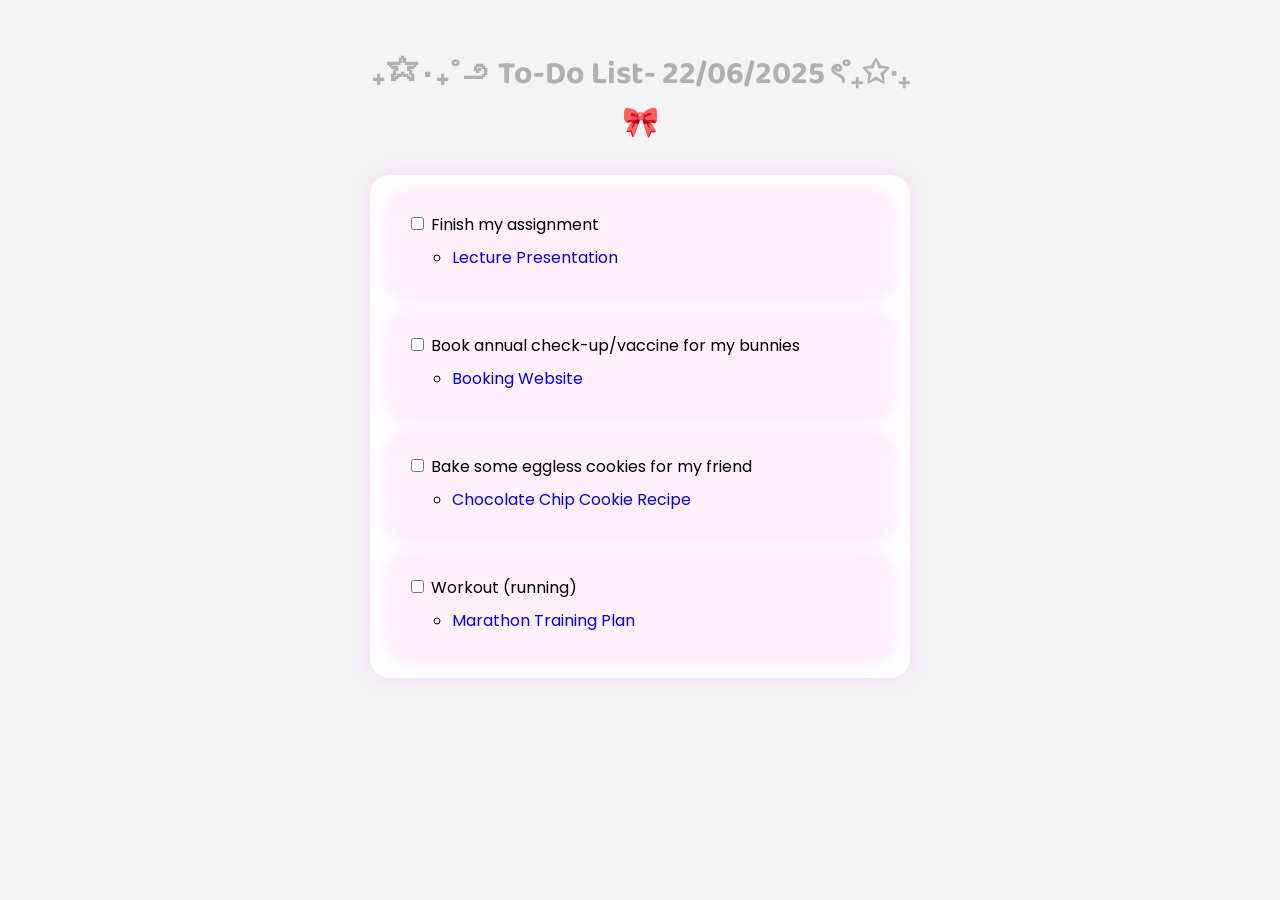
<file: todo-list/index.html>
<!DOCTYPE html>
<html lang="en">

<head>
    <meta name="viewport" content="width=device-width, initial-scale=1.0" />
    <link href="https://fonts.googleapis.com/css2?family=Quicksand&family=Comfortaa&family=Caveat&family=Poppins&family=Baloo+2&display=swap" rel="stylesheet">
    <link rel="stylesheet" href="styles.css">
    <meta charset="utf-8">
    <title>Styled To-Do List</title>
</head>

<body>
    <h1>₊✩‧₊˚౨ To-Do List- 22/06/2025 ৎ˚₊✩‧₊</h1>
    <p class="emoji">🎀</p>
    <ul class="todo-list">
        <li>
            <input type="checkbox" id="assignment">
            <label for="assignment">Finish my assignment</label>
            <ul class="sub-item">
                <li>
                    <a class="sub-item-link" href="https://andrewt0301.github.io/hse-acos-course/part2os/01_OS_Architecture/OS_Lecture_01.pdf" target="_blank">Lecture Presentation</a>
                </li>
            </ul>
        </li>
        <li>
            <input type="checkbox" id="vet">
            <label for="vet">Book annual check-up/vaccine for my bunnies</label>
            <ul class="sub-item">
                <li>
                    <a class="sub-item-link" href="https://www.vets4pets.com/pet-health-advice/rabbit-advice/rabbit-vaccinations/" target="_blank">Booking Website</a>
                </li>
            </ul>
        </li>
        <li>
            <input type="checkbox" id="cookies">
            <label for="cookies">Bake some eggless cookies for my friend</label>
            <ul class="sub-item">
                <li>
                    <a class="sub-item-link" href="https://www.how-tasty.com/eggless-chocolate-chip-cookies/" target="_blank">Chocolate Chip Cookie Recipe</a>
                </li>
            </ul>
        </li>
        <li>
            <input type="checkbox" id="workout">
            <label for="workout">Workout (running)</label>
            <ul class="sub-item">
                <li><a class="sub-item-link" href="https://www.nike.com/gb/running/marathon-training-plan" target="_blank">Marathon Training Plan</a>
                </li>
            </ul>
        </li>
    </ul>
</body>

</html>
</file>
<file: book-inventory-app/styles.css>
body {
  font-family: 'Chewy', cursive;
  font-weight: normal;
  background-color:  #f6f0fa;
  padding: 2em;
}


h1 {
  text-align: center;
  color:#ff82a9;
  font-size: 49px;
  letter-spacing: 0.1em;
  margin-bottom: 0.3em;
  text-transform: uppercase;
  max-width: 100%;
  padding: 0 1em;
}

.sr-only {
  position: absolute;
  width: 1px;
  height: 1px;
  padding: 0;
  margin: -1px;
  overflow: hidden;
  clip: rect(0, 0, 0, 0);
  white-space: nowrap;
  border: 0;
}

caption {
  margin: 0 0 1.4em 0;
  font-size: 22px;
  color: #aa5d9e;
  letter-spacing: 0.05em;
}

table {
  font-family: 'Patrick Hand', cursive;
  border-collapse: collapse;
  width: 100%;
  min-width: 600px;
  max-width: 100%;
  overflow-x: auto;
  border: 8px dashed #e4d7f5;
  border-radius: 12px;
  border-spacing: 0 0.4em;
  box-shadow: 0 4px 12px rgba(0, 0, 0, 0.06);
}



th {
  background-color: #e6d6f2;
  color:  #4a295e;
  font-size: 20px;
  text-transform: uppercase;
  text-align: left;
}

th, td {
  border: 6px dashed #e8e1f2;
  padding: 0.8em;
  text-align: center;
}

td:first-child {
  background-color: #e6d6f2;
  color: #4a295e;
}

tr[class="read"] {
background-image: linear-gradient(to bottom, 
  #fffdf7  0%, 
  #fff4f8 40%,
  #fffdf7 100%
  );
}

tr[class="to-read"] {
  background-image: linear-gradient(to bottom,
  #fffdf7 0%,
  #f4f8ff 40%,
  #fffdf7 100%)
}

tr[class="in-progress"] {
  background-image: linear-gradient(to bottom,
  #fffdf7 0%,
  #fffdf4 40%,
  #fffdf7 100%)
}

span {
  display: inline-block;
}

span.status {
  display: flex;
  justify-content: center;
  align-items: center;
  text-align: center;
  height: 2.4em;
  min-width: 6.5em;
  padding: 0.3em;
  font-size: 1em;
  font-weight: bold;
  background-size: 200% 200%;
  background-position: center center;
  background-repeat: repeat;
  border-radius: 4px;
  margin: 0 auto;
}


tr[class="to-read"] span[class="status"] {
  border: 1px solid #c9ddf8;
  background-image: repeating-linear-gradient(
    45deg,
    #e6f0ff 0,
    #e6f0ff 2px,
    #c9ddf8 2px,
    #c9ddf8 4px
  );
}

tr[class="read"] span[class="status"] {
  border: 1px solid #f9cddf;
  background-image: repeating-linear-gradient(
    45deg,
    #fff4f8 0,
    #fff4f8 2px,
    #f9cddf 2px,
    #f9cddf 4px
  );
}

tr[class="in-progress"] span[class="status"] {
  border: 1px solid #fbf8c5;
  background-image: repeating-linear-gradient(
    45deg,
    #fffdf4 0,
    #fffdf4 2px,
    #fbf8c5 2px,
    #fbf8c5 4px
  );
}

span[class="rate"], span[class="status"] {
  height: 2.4em;
  width: 5.9em;
  padding: 0.3em;
}

span[class="status"], span[class^="rate"] {
  height: 2.4em;
  width: 6.5em;
  padding: 0.3em;
}

span[class^="rate"] > span{
  border: 2px solid #d8d5d2;
  border-radius: 2px;
  margin: 0.2em;
  height: 0.9em;
  width: 1em;
  background-color: #f5f3f0;
}

span[class~="one"] span:first-child {
  background-image: linear-gradient(
    135deg,
    #fcd4f8 80%,
    #fdefff 20%
  );
}

span[class~="two"] span:nth-child(-n+2) {
  background-image: linear-gradient(
    135deg,
    #fcd4f8 80%,
    #fdefff 20%
  );
}

span[class~="three"] > span {
  background-image: linear-gradient(
    135deg,
    #fcd4f8 80%,
    #fdefff 20%
  );
}

tbody tr:hover {
  background-image: none !important;
  background-color: #f3eaff;
  transition: background-color 0.3s ease;
  transform: scale(1.01);
  box-shadow: 0 4px 12px rgba(0, 0, 0, 0.08)
}
</file>
<file: css-house/styles.css>
body {
  margin: 0;
  display: flex;
  justify-content: center;
  align-items: center;
  height: 100vh;
  background-color: #d6ecff;
}

#house {
  position: relative;
  border: 1px solid #f0e9e4;
  background-color: #fff8f3;
  width: 500px;
  height: 400px;
  overflow: visible;
}

#chimney {
  position: absolute;
  top: -130px;
  left: 30px;
  z-index: -1;
  width: 70px;
  height: 110px;
  border: 1px solid #e8b8c8;
  border-radius: 8px;
  background-color: #e8b8c8;
  box-shadow: 0 5px 10px rgba(0, 0, 0, 0.1);
}

#roof {
  position: absolute;
  top: -201px;
  left: 0;
  width: 0;
  height: 0;
  border-left: 250px solid transparent;
  border-right: 250px solid transparent;
  border-bottom: 200px solid #e8b8c8;
  background-color: transparent;
}

#roof-curve {
  position: absolute;
  top: -200px;
  left: 50%;
  transform: translateX(-50%);
  width: 230px;
  height: 90px;
  background-color: #d6ecff;
  z-index: 2;
}

.roof-edge-container {
  position: absolute;
  bottom: 370px;
  left: 0;
  width: 100%;
  display: flex;
  justify-content: center;
  gap: -1px;
  z-index: 6;
}

.roof-edge {
  width: 42px;
  height: 40px;
  background-color: #e8b8c8;
  border-bottom-left-radius: 50%;
  border-bottom-right-radius: 50%;
}

#attic-window-1,
#attic-window-2 {
  position: absolute;
  width: 70px;
  height: 70px;
  background-color: #eaf6ff;
  border: 1px solid #f4c7c3;
  border-radius: 50% 50% 0 0;
  box-shadow: 0 0 5px rgba(0, 0, 0, 0.2);
  z-index: 3;
}

#attic-window-1 {
  top: -100px;
  left: 130px;
}

#attic-window-2 {
  top: -100px;
  left: 290px;
}

#attic-window-1 .trim-left,
#attic-window-1 .trim-right,
#attic-window-2 .trim-left,
#attic-window-2 .trim-right {
  position: absolute;
  top: -18px;
  width: 13px;
  height: 70px;
  background-color: #dca6b6;
  box-shadow: 0 5px 10px rgba(0, 0, 0, 0.1);
}

#attic-window-1 .trim-left {
  left: 1px;
  transform: rotate(45deg);
}

#attic-window-1 .trim-right {
  right: -1px;
  transform: rotate(-45deg);
}

#attic-window-2 .trim-left {
  left: 57px;
  transform: rotate(-45deg);
}

#attic-window-2 .trim-right {
  right: 58px;
  transform: rotate(45deg);
}

#window-1,
#window-2,
#window-4,
#window-5,
#window-6 {
  position: absolute;
  width: 110px;
  height: 120px;
  background-color: #eaf6ff;
  border: 10px solid #fadadd;
  box-shadow: 0 0 5px rgba(244, 199, 195, 0.4);
  border-radius: 50% 50% 0 0;
  display: flex;
  justify-content: center;
  align-items: center;
}

#window-1 {
  top: 230px;
  left: 30px;
}

#window-2 {
  top: 230px;
  left: 340px;
}

#window-4 {
  top: 40px;
  left: 20px;
}

#window-5 {
  top: 40px;
  left: 350px;
}

#window-6 {
  top: 40px;
  left: 185px;
}

#window-1 .pane-vertical,
#window-2 .pane-vertical,
#window-4 .pane-vertical,
#window-5 .pane-vertical,
#window-6 .pane-vertical {
  position: absolute;
  height: 124px;
  width: 12px;
  background-color: #fadadd;
  top: -1%;
  left: 49%;
  transform: translateX(-50%);
  z-index: 3;
}

#window-1 .pane-horizontal,
#window-2 .pane-horizontal,
#window-4 .pane-horizontal,
#window-5 .pane-horizontal,
#window-6 .pane-horizontal {
  position: absolute;
  height: 12px;
  width: 120px;
  background-color: #fadadd;
  top: 40%;
  left: -3%;
  transform: translateY(-50%);
  z-index: 3;
}

.window-box {
  position: absolute;
  width: 150px;
  height: 45px;
  background-color: #a6716c;
  border-bottom-left-radius: 40px;
  border-bottom-right-radius: 40px;
  bottom: -25px;
  left: 50%;
  transform: translateX(-50%);
  box-shadow: inset 0 2px 2px rgba(0, 0, 0, 0.1);
  z-index: 3;
}

.window-box::before {
  content: "🌷🌷🌷🌷";
  position: absolute;
  top: -25px;
  left: 50%;
  transform: translateX(-50%);
  font-size: 29px;
  white-space: nowrap;
  display: inline-block;
}

#window-1::before,
#window-2::before,
#window-4::before,
#window-5::before,
#window-6::before {
  content: "";
  top: 10%;
  left: 10%;
  width: 100%;
  height: 30px;
  background: linear-gradient(135deg, rgba(255, 255, 255, 0.3), rgba(255, 255, 255, 0));
  transform: rotate(-50deg);
  border-radius: 10px;
  z-index: 2;
}

#door {
  position: absolute;
  bottom: -1px;
  left: 180px;
  width: 130px;
  height: 180px;
  border-left: 10px solid #dca6b6;
  background-color: #e8b8c8;
  border-top-left-radius: 27px;
  border-top-right-radius: 27px;
  box-shadow: 0 5px 10px rgba(0, 0, 0, 0.1);
}

#door::after {
  content: "";
  position: absolute;
  top: 50%;
  left: 20px;
  width: 23px;
  height: 23px;
  background-color: #f8ccd7;
  border-radius: 50%;
}

#fence-left {
  position: absolute;
  top: 240px;
  left: -600px; 
  display: flex;
  gap: 8px;
  z-index: -2;
}

#fence-right {
  position: absolute;
  top: 240px;
  left: 500px; 
  display: flex;
  gap: 8px;
  z-index: -2;
}

.fence-post {
  width: 18px;
  height: 120px;
  border-radius: 8px 8px 0 0;
  box-shadow: inset 0 0 2px rgba(0, 0, 0, 0.1);
  background-color: #cfa58c; 
  border: 1px solid #b58c75;
  position: relative;
}

.fence-post::before,
.fence-post::after {
  content: "";
  position: absolute;
  height: 8px;
  width: 120px;
  background-color: #b58c75; 
  left: 50%;
  transform: translateX(-50%);
  border-radius: 4px;
}

.fence-post::before {
  top: 100px;
}

.fence-post::after {
  top: 33px;
}

#grass {
  position: absolute;
  bottom: 0;
  width: 100%;
  height: 300px;
  background-color: #cdedb6;
  z-index: -1;
}

#walkway {
  position: absolute;
  bottom: -167px;
  left: -50px;
  width: 100%;
  height: 400px;
  z-index: 2;
}

.stone {
  position: absolute;
  width: 35px;
  height: 25px;
  background-color: #d6c2b5;
  border-radius: 50% / 40%;
  box-shadow: 0 2px 5px rgba(0, 0, 0, 0.1);
}

.stone1 {
  top: 246px;
  left: 330px;
  transform: rotate(5deg);
}

.stone2 {
  top: 250px;
  left: 290px;
  transform: rotate(-20deg);
  width: 35px;
  height: 30px;
}

.stone3 {
  top: 280px;
  left: 320px;
  transform: rotate(-20deg);
}

.stone4 {
  top: 283px;
  left: 267px;
  transform: rotate(30deg);
}

.stone5 {
  top: 278px;
  left: 220px;
  transform: rotate(-30deg);
  width: 40px;
  height: 25px;
}

.stone6 {
  top: 246px;
  left: 250px;
  transform: rotate(10deg);
}

.stone7 {
  top: 313px;
  left: 250px;
  transform: rotate(15deg);
  width: 35px;
  height: 30px;
}

.stone8 {
  top: 313px;
  left: 300px;
  transform: rotate(15deg);
}

.stone9 {
  top: 309px;
  left: 345px;
  transform: rotate(-40deg);
  width: 35px;
  height: 30px;
}

.stone10 {
  top: 350px;
  left: 280px;
  transform: rotate(-40deg);
  width: 35px;
  height: 30px;
}

.stone11 {
  top: 350px;
  left: 324px;
  transform: rotate(40deg);
}

.stone12 {
  top: 350px;
  left: 369px;
  transform: rotate(20deg);
  width: 40px;
  height: 25px;
}
</file>
<file: job-application-form/styles.css>
body {
  background-color: #F9CBD6;
  font-family: 'Quicksand', sans-serif;
  padding: 2rem;
  margin: 0;
  color: #27284D;
}

.container {
  background-color: #F2E0D2;
  max-width: 600px;
  margin: 0 auto;
  padding: 2rem;
  border-radius: 20px;
  box-shadow: 0 4px 20px rgba(0, 0, 0, 0.1);
}

h1 {
  text-align: center;
  color: #9E182B;
  font-family: 'Comfortaa', cursive;
  font-size: 2em;
  margin-bottom: 1.5rem;
}

label {
  display: block;
  margin-top: 1rem;
  font-weight: bold;
  font-family: 'Comfortaa', cursive;
  color: #9E182B;
}

legend {
  font-family: 'Comfortaa', cursive;
  color: #9E182B;
}

input,
select,
textarea {
  width: 100%;
  padding: 0.75rem;
  margin-top: 0.25rem;
  border: 2px solid #F2AFBC;
  border-radius: 10px;
  background-color: white;
  font-family: 'Quicksand', sans-serif;
  box-sizing: border-box;
}

input:focus,
textarea:focus {
  border-color: #9E182B;
  outline: none;
}

input:user-invalid,
select:user-invalid,
textarea:user-invalid {
  border-color: red;
}

input:user-valid,
select:user-valid,
textarea:user-valid {
  border-color: green;
}

input:first-of-type {
  border: 2px dashed #F2AFBC;
}

input[type="radio"] {
  width: auto;
  margin-right: 0.5rem;
}

.radio-group {
  margin-top: 1rem;
  padding: 1rem;
  border: 2px solid #F2AFBC;
  border-radius: 10px;
  background-color: #F2E0D2;
  display: flex;
  gap: 1.5rem;
  align-items: center;
  flex-wrap: wrap;
}

.radio-group input[type="radio"]:checked {
  border-color: #9E182B;
  background-color: #F2AFBC;
  box-shadow: 0 0 5px #9E182B;
}

.radio-group input[type="radio"]:checked + label {
  color: #F2AFBC;
  font-weight: bold;
}


button {
  margin-top: 1.5rem;
  padding: 0.75rem 1.5rem;
  background-color: #9E182B;
  color: white;
  border: none;
  border-radius: 12px;
  font-family: 'Quicksand', sans-serif;
  font-size: 1rem;
  transition: background-color 0.3s ease;
  cursor: pointer;
}

form button[type="submit"] {
  display: block;
  margin: 1.5rem auto 0 auto;
}

button:hover {
  background-color: #F2AFBC;
  color: #9E182B;
}
</file>
<file: personal-portfolio/styles.css>
/* ===== VARIBLES ===== */
:root {
  /* Backgrounds */
  --color-bg-primary: #fef9f0;
  --color-bg-secondary: #f5e3c3;
  --color-bg-accent: #e9cda5;

  /* Text Colors */
  --color-text-heading: #855836;
  --color-text-body: #6b3f28;
  --color-text-strong: #4b2d1b;

  /* Buttons & UI Elements */
  --color-btn-primary: #b87b4f;
  --color-btn-hover: #d7a873;
  --color-btn-text: #fef9f0;

  /* Accent & Highlights */
  --color-accent-primary: #f1ccad; 
  --color-accent-secondary:  #c8b59d;

  /* Borders & Outlines */
  --color-border: #6b3f28;
}

/* ===== GLOBAL RESET ===== */
*,
*::before,
*::after {
  margin: 0;
  padding: 0;
  box-sizing: border-box;
}

html {
  font-size: 62.5%;
  scroll-behavior: smooth;
}

body, html {
  margin: 0;
  padding: 0;
  overflow-x: hidden;
  font-family: 'Quicksand', sans-serif;
  background-color: var(--color-bg-primary);
  color: #5C3A32;
}

/* ===== NAVBAR ===== */
#navbar {
  display: flex;
  justify-content: center;
  background-color: var(--color-bg-secondary);
  padding: 2.9rem 4rem;
  width: 100%;
  position: fixed;
  top: 0;
  left: 0;
  z-index: 20;
  border-bottom: 15px double var(--color-border);
  border-top: 15px double var(--color-border);
  box-sizing: border-box;
  transition: background-color 0.3s ease;
}

.nav-list {
  list-style: none;
  display: flex;
  gap: 15rem;
  font-family: 'Nunito', sans-serif;
  font-weight: 700;
  font-size: 2rem;
}

.nav-link, .see-my-work-button{
  text-decoration: none;
  color: var(--color-bg-primary);
  padding: 0.7rem 1.5rem;
  border-radius: 2rem;
  border: 7px solid var(--color-text-strong);
  background-color: var(--color-border);
  box-shadow: 0 0.3rem 0.6rem rgba(75, 45, 27, 0.15);
  transition: all 0.3s ease;
}

.nav-link:hover,
.nav-link:focus {
  color: var(--color-text-body);
  background-color: var(--color-bg-primary);
  transform: scale(1.05);
  box-shadow: 0 0.5rem 1rem rgba(75, 45, 27, 0.25);
  outline: none;
}

.nav-link:active {
  background-color: var(--color-bg-accent);
}


/* ===== WELCOME SECTION ===== */
#welcome-section {
  position: relative;
  padding-top: 12rem; /* To offset fixed navbar */
  max-width: 100vw;
  overflow-x: hidden;
  text-align: center;
}

.welcome-text {
  position: absolute;
  text-align: left;
  font-size: 5rem;
  top: 40rem;
  margin: -10rem auto auto 5rem;
  font-family: 'Lora', sans-serif;
}

.typing-text-container {
  margin-top: 9rem;
  display: inline-block;
}

.typing-text-1 {
  overflow: hidden;
  border-right: 0.7rem solid var(--color-accent-secondary);
  white-space: nowrap;
  animation: typing 3s steps(30, end) forwards, 
  blink 1s step-end infinite;
  width: 0;
  font-family: 'Quicksand', sans-serif;
}

.hero-container {
  max-width: 1500px;
  margin: 0 auto;
}

.hero-img {
  width: 100%;
  max-width: 1350px;
  height: auto;
  display: block;
  margin: 3rem -34rem 0 auto;
}

.laying-button-bear-img {
  width: 100%;
  max-width: 100px;
  position: absolute;
  top: 63rem;
  left: 13rem;
  z-index: 10;
}

.see-my-work-button {
  position: absolute;
  top: 70rem;
  left: 5rem;
  font-size: 3.8rem;
  font-family: 'Nunito', sans-serif;
  font-weight: 700;
  z-index:1;
}

.see-my-work-button:hover, see-my-work-button:focus {
  color: var(--color-text-body);
  background-color: var(--color-bg-secondary);
  transform: scale(1.05);
  box-shadow: 0 0.5rem 1rem rgba(75, 45, 27, 0.25);
  outline: none;
}

.see-my-work-button:active {
  background-color: var(--color-bg-accent);
}


/* ===== TYPING TEXT ANIMATIONS ===== */

/* ===== PROJECTS SECTION ===== */
#project-section {
  margin-top: 10rem;
  padding: 0;
  background-color: var(--color-bg-secondary);
  margin-bottom: 0;
  position: relative;
}

.project-banner {
  text-align: center;
  font-size: 4rem;
  padding: 5rem;
  color: var(--color-text-strong);
  font-family: 'Lora', sans-serif;
  background-color: var(--color-bg-accent);
  width: 100vw;
  margin-bottom: 1rem;
}

.typing-text-2 {
  overflow: hidden;
  border-right: 0.7rem solid var(--color-accent-secondary);
  white-space: nowrap;
  animation: typing 3s steps(30, end) forwards 4s, 
  blink 1s step-end infinite 6s;
  width: 0;
  font-family: 'Quicksand', sans-serif;
  font-size: 3rem;
  letter-spacing: 0.4rem;
}


.project-tile-container {
  column-count: 3; 
  column-gap: 4rem; 
  width: 100%;
  max-width: 1600px;
  margin: 4rem 4rem 0 4rem;
  padding: 5rem;
  z-index: 10;
  position: relative;
}

.project-tile {
  display: inline-block;
  width: 100%; 
  margin-bottom: 4.5rem;
  background-color: var(--color-btn-primary);
  overflow: hidden;
  box-shadow: 0 4px 12px rgba(0,0,0,0.1);
  break-inside: avoid; 
  padding: 2rem;
  border: 1rem double var(--color-border);
  border-radius: 3rem;
  position: relative;
  text-align: center;
}

.project-tile img {
  width: 100%;
  height: auto;
  display: block;
  transition: transform 0.4 ease;
  border-radius: 3rem;
  margin-bottom: 3rem;
}

.project-links {
  position: relative;
  z-index: 2;
  display: inline-block;
  padding: 0.5rem 1rem;
  border: 4px solid var(--color-text-strong);
  border-radius: 10px;
  background: var(--color-text-heading);
  color: var(--color-btn-text);
  text-decoration: none;
  transition: all 0.3s ease;
  font-family: 'Nunito', sans-serif;
  font-size: 1.3rem;
  font-weight: 700;
}

.project-links:hover,
.project-links:focus {
  background-color: var(--color-bg-primary);
  color: var(--color-text-strong);
}

.project-links:active {
  background-color: var(--color-accent-secondary);
} 

.project-tile::before {
  content: "";
  position: absolute;
  inset: 0;
  background: rgba(233, 205, 165, 0.9);
  transition: opacity 0.4s ease;
}

.project-tile:hover::before {
  opacity: 0;
}

.overlay {
  position: absolute;
  inset: 0;
  background: rgba(133, 88, 54, 0.6);
  display: flex;
  flex-direction: column;
  align-items: center;
  justify-content: center;
  gap: 1rem;
  opacity: 1;
  transition: opacity 0.4s ease;
  height: 100%;
  padding: 2rem;
  box-sizing: border-box;
  pointer-events: none;
}

.overlay-text {
  font-family: 'Nunito', sans-serif;
  font-size: 1.6rem;
  font-weight: 700;
  color: var(--color-text-strong);
  text-align: center;
  opacity: 1;
  transition: opacity 0.4s ease;
  line-height: 1.4;
}

.overlay-img {
  width: min(55%, 250px);
  max-width: 250px;
  height: auto;
  opacity: 0.9;
  margin-bottom: 0;
}

.project-tile .overlay-img[src="images/overlay-img-thirteen.png"] {
  width: min(35%, 150px);
  max-width: 150px;
}

.project-tile:hover .overlay,
.project-tile:hover .overlay-text,
.project-tile:hover .overlay-img {
  opacity: 0;
  pointer-events: none;
}

.hidden-bear-container {
  position: relative;
  display: inline-block; /* so it wraps around its content */
  max-width: 100%;
  width: 600px;
  height: 120px;
}

.hidden-bear-paws {
  width: 300px; /* set to paw image size */
  transform: rotate(180deg);
  position: relative;
  z-index: 2;
  left: 6rem;
  top: -7.5rem;
}



.hidden-bear-face {
  left: 6rem;
  position: absolute;
  top: -230%;
  transform:  translateY(100%);
  transition: transform 0.4s cubic-bezier(0.34, 1.56, 0.64, 1);
  z-index: -1;
  width: 300px; 
  max-width: 100%;
}


.hidden-bear-container:hover .hidden-bear-face {
  transform:  translateY(40%);
}

.laying-project-bear-img {
  width: 400px;
  position: relative;
}

.book-bear-banner-img {
  position: absolute;
  left: 14rem;
  bottom: -1rem;
  width: 110px;
  height: auto;
  z-index: 5;
}




/* ===== CONTACT SECTION ===== */
#contact-section {
  background-color: var(--color-bg-accent);
  width: 100vw;
  max-width: 100%;
  height: auto;
  padding: 0 ;
  display: flex;
  flex-direction: column;
  align-items: center;
  justify-content: flex-start;
  position: relative;
}

.contact-banner {
  background-color: var(--color-text-heading);
  width: 100vw;
  text-align: center;
  font-size: 4rem;
  padding: 5rem;
  color: var(--color-text-strong);
  font-family: 'Lora', sans-serif;
  line-height: 10rem;
  position: relative;
}



.contact-banner > p {
  font-family: 'Quicksand', sans-serif;
  font-size: 3rem;
  letter-spacing: 0.4rem;
}

.contact-img-and-links {
  display: flex;
  justify-content: center;
  align-items: center;
  gap: 4rem;
  flex-wrap: wrap;
  padding-top: 4rem;
  padding-bottom: 5rem;
}

.mail-bear {
  position: relative;
  display: block; 
  width: clamp(280px, 50vw, 500px);
  margin-inline: auto; 
  flex: 0 0 auto;
}

.mail-bear-img {
  display: block;
  width: 100%;
  height: auto;
  max-width: none; 
}

.mail-bear-heart {
  position: absolute;
  width: 8rem;
  top: 57.5%;
  left: 42%;
  height: auto;
  animation: heartbeat 2s ease-in-out infinite;
}


.contact-left,
.contact-right {
  display: flex;
  flex-direction: column;
  gap: 5rem;
  width: 320px;   
}

.contact-left {
  text-align: right;
}

.contact-left > a{
  display: block;
  position: relative;
  flex-direction: row;
  margin-left: auto;
}

.contact-right {
  text-align: left;
  
}

.contact-right > a{
  display: block;
  position: relative;
  flex-direction: row-reverse;
  margin-right: auto;
}

.contact-left > a,
.contact-right > a {
  text-decoration: none;
  font-size: 3rem;
  color: var(--color-text-strong);
  display: flex;
  align-items: center;
  font-weight: 700;
  gap: 5rem;
  padding: 2rem;
  border-radius: 5rem;

  border: 11px solid transparent;
}

.contact-icon {
  width: 70px;
  height: 85px;
}

.contact-left > a:hover,
.contact-left > a:active,
.contact-right > a:hover,
.contact-right > a:active {
  text-decoration: none;
  font-size: 3rem;
  color: var(--color-btn-text);
  transform: scale(1.05);
  box-shadow: 0 0.5rem 1rem rgba(75, 45, 27, 0.25);
  transition: all 0.3 ease;
  background-color: var(--color-border);
  border: 11px solid var(--color-text-strong);
}

.contact-left > a:active,
.contact-right > a:active {
  text-decoration: none;
  font-size: 3rem;
  color: var(--color-accent-secondary);
  transform: scale(1.05);
  box-shadow: 0 0.5rem 1rem rgba(75, 45, 27, 0.25);
  transition: all 0.3 ease;
  background-color: var(--color-border);
  border: 11px solid var(--color-text-strong);
}

/* ===== ACCESSIBILITY ===== */
.sr-only {
  position: absolute;
  width: 1px;
  height: 1px;
  padding: 0;
  margin: -1px;
  overflow: hidden;
  clip: rect(0,0,0,0);
  white-space: nowrap;
  border: 0;
}

/* ===== KEYFRAMES ===== */
@keyframes typing {
  from {width: 0}
  to {width: 100%};
}

@keyframes blink {
  50% { border-color: transparent; }
}

@keyframes removeCursor {
  to { border-right: none; }
}

@keyframes showCursor {
  to { border-right: 2px solid #DFA3A3; }
}

@keyframes heartbeat {
  0%, 40%, 80%, 100% {
    transform: scale(1);
  }
  20%, 60% {
    transform: scale(1.2)
  }
}

/* ===== RESPONSIVE MEDIA QUERIES ===== */

/* Small devices (phones, up to 600px) */
@media (max-width: 600px) {
  html { font-size: 50%; }

  #navbar {
    padding: 1.4rem 1rem;
    border-bottom-width: 8px;
    border-top-width: 8px;
  }

  .nav-list {
    gap: 1rem;
    font-size: 1.4rem;
    justify-content: center;
    flex-wrap: wrap;
  }

  .nav-link,
  .see-my-work-button {
    padding: 0.6rem 1rem;
    border-width: 4px;
  }

  #welcome-section {
    padding-top: 12rem;
    display: flex;
    flex-direction: column;
    align-items: center;
    text-align: center;
  }

  .welcome-text {
    position: static;
    display: contents;
    text-align: center;
    font-size: 2.6rem;
    margin: 0;
    padding: 0;
  }

  .welcome-text h1 {
    order: 1;
    padding: 0 2rem;
    margin: 2rem auto 1rem auto;
  }

  .typing-text-container {
    order: 3;
    margin: 1.5rem auto 2rem auto;
    max-width: 90vw;
  }

  .typing-text-1,
  .typing-text-2 {
    white-space: normal;
    border-right: none;
    animation: none;
    width: auto;
  }

  .hero-container {
    order: 2;
    width: 100%;
  }

  .hero-img {
    margin: 1rem auto 0 auto;
    max-width: 95%;
  }

  .see-my-work-button {
    order: 5;
    position: relative;
    font-size: 2rem;
    margin: 1rem auto 2rem auto;
    display: inline-block;
    z-index: 2;
  }

  .laying-button-bear-img {
    order: 4;
    position: relative;
    max-width: 70px;
    margin: 0 auto -1.2rem auto;
    z-index: 3;
  }

  #project-section {
    margin-top: 4rem;
  }

  .project-banner {
    font-size: 2.2rem;
    padding: 3rem 1.5rem;
  }

  .typing-text-2 {
    font-size: 1.8rem;
    letter-spacing: 0.2rem;
  }

  .project-tile-container {
    column-count: 1;
    padding: 2rem 1.5rem;
    margin: 2rem auto 0 auto;
    max-width: 95vw;
  }

  .project-tile {
    padding: 1.3rem;
    border-width: 0.7rem;
    border-radius: 2rem;
    margin-bottom: 3rem;
  }

  .project-links {
    font-size: 1.2rem;
    padding: 0.6rem 1rem;
  }

  .overlay-img {
    width: min(45%, 160px);
  }

  .project-tile .overlay-img[src="images/overlay-img-thirteen.png"] {
    width: min(28%, 95px);
  }





  .contact-banner {
    font-size: 2.5rem;
    padding: 3rem 1rem;
    line-height: 5rem;
  }

  .contact-banner > p {
    font-size: 1.7rem;
    letter-spacing: 0.15rem;
  }

  .book-bear-banner-img {
    display: none;
  }

  .contact-img-and-links {
    gap: 2rem;
    flex-direction: column;
    padding: 3rem 1.5rem;
  }

  .mail-bear {
    width: min(85vw, 330px);
  }

  .mail-bear-heart {
    width: 5rem;
    top: 58%;
    left: 44%;
  }

  .contact-left,
  .contact-right {
    width: 95%;
    gap: 1.5rem;
    text-align: center;
  }

  .contact-left > a,
  .contact-right > a {
    justify-content: center;
    font-size: 1.8rem;
    gap: 1.5rem;
    padding: 1rem;
    border-width: 5px;
  }

  .contact-icon {
    width: 45px;
    height: auto;
  }
}

/* Medium devices (tablets, 601px - 1024px) */
@media (min-width: 601px) and (max-width: 1024px) {
  html { font-size: 55%; }

  .nav-list {
    gap: 5rem;
    font-size: 2rem;
  }

  #welcome-section {
    padding-top: 14rem;
    display: flex;
    flex-direction: column;
    align-items: center;
    text-align: center;
  }

  .welcome-text {
    position: static;
    display: contents;
    text-align: center;
    font-size: 4rem;
    margin: 0;
    padding: 0;
  }

  .welcome-text h1 {
    order: 1;
    padding: 0 2rem;
    margin: 2rem auto 1rem auto;
  }

  .typing-text-container {
    order: 3;
    margin: 2rem auto;
    max-width: 90vw;
  }

  .typing-text-1,
  .typing-text-2 {
    white-space: normal;
    border-right: none;
    animation: none;
    width: auto;
  }

  .hero-container {
    order: 2;
    width: 100%;
  }

  .hero-img {
    margin: 2rem auto 0 auto;
    max-width: 90%;
  }
  .see-my-work-button {
    order: 5;
    position: relative;
    top: auto;
    left: auto;
    font-size: 2.6rem;
    margin: 1rem auto 3rem auto;
    display: inline-block;
    z-index: 2;
  }

  .laying-button-bear-img {
    order: 4;
    position: relative;
    top: auto;
    left: auto;
    max-width: 85px;
    margin: 0 auto -2.2rem auto;
    z-index: 3;
  }

  .project-banner {
    font-size: 3rem;
    padding: 4rem;
  }
  .typing-text-2 {
    font-size: 2.5rem;
  }
  .project-tile-container {
    column-count: 2;
    column-gap: 2rem;
    padding: 3rem 2rem;
    margin: 2rem auto;
    max-width: 95vw;
  }
  .project-tile {
    padding: 2rem;
    border-width: 1rem;
    border-radius: 2.5rem;
  }

  .overlay-img {
    width: min(50%, 190px);
  }

  .project-tile .overlay-img[src="images/overlay-img-thirteen.png"] {
    width: min(32%, 120px);
  }

  .hidden-bear-container {
    display: none;
  }

  .contact-img-and-links {
    display: flex;
    flex-direction: row;
    flex-wrap: nowrap;
    align-items: center;
    justify-content: center;
    gap: 1.5rem;
    padding: 4rem 1.5rem 5rem 1.5rem;
  }

  .contact-left,
  .contact-right {
    width: 210px;
    gap: 2rem;
    flex-shrink: 1;
  }

  .contact-left > a,
  .contact-right > a {
    justify-content: center;
    font-size: 1.8rem;
    gap: 1.2rem;
    padding: 1rem;
    border-width: 6px;
  }

  .contact-icon {
    width: 45px;
    height: auto;
  }

  .mail-bear {
    width: clamp(210px, 28vw, 300px);
    flex-shrink: 0;
  }

  .mail-bear-heart {
    width: clamp(4rem, 6vw, 6rem);
    top: 56%;
    left: 41%;
  }
}
</file>
<file: playing-cards/styles.css>
* {
  box-sizing: border-box;
}

body {
  background-color: #fff6f9;
  font-family: 'Caveat', cursive;
}

#playing-cards {
  display: flex;
  justify-content: center;
  flex-wrap: wrap;
  gap: 20px;
}

.card {
  display: flex;
  justify-content: space-between;
  height: 360px;
  width: 240px;
  border: 5px solid #ffd6e8;
  background-color: #ffffff;
  border-radius: 20px;
  box-shadow: 0 9px 20px rgba(255, 191, 217, 0.4);
  font-family: 'Gloria Hallelujah', cursive;
  color: #ff6b9f;
  padding: 20px 25px;
  margin: 20px;
  position: relative;
  overflow: hidden;
  z-index: 0;
}

.card span {
  text-shadow: 0 1px 1px rgba(0, 0, 0, 0.4)
}

.card-1{
  background-image: url(images/card-one.png);
  background-size: 80%;
  background-repeat: no-repeat;
  background-position: center;
}

.card-2 {
  background-image: url(images/card-two.png);
  background-size: 100%;
  background-repeat: no-repeat;
  background-position: center;
}

.card-3 {
  background-image: url(images/card-three.png);
  background-size: 80%;
  background-repeat: no-repeat;
  background-position: center;
}

.card-4 {
  background-image: url(images/card-four.png);
  background-size: 80%;
  background-repeat: no-repeat;
  background-position: center;
}

.card-5 {
  background-image: url(images/card-five.png);
  background-size: 90%;
  background-repeat: no-repeat;
  background-position: center;
}

.left {
  display: flex;
  justify-content: flex-start;
  align-self: flex-start;
  flex-direction: column;
  font-size: 2.5em;
}

.left span {
  line-height: 1.1;
}

.middle {
  display: flex;
  justify-content: center;
  align-self: center;
  flex-direction: column;
  font-size: 70px;
  gap: 2px
}

.middle span {
  line-height: 0.8;
  margin: 0;
  padding: 0;
  display: block;
  font-size: 1.15em
}

.right {
  display: flex;
  justify-content: flex-end;
  align-self: flex-end;
  flex-direction: column;
  font-size: 2.5em;
}

.right span {
  line-height: 1.1;
  transform: rotate(180deg);
}

.card::before {
  content: "";
  position: absolute;
  top: 0;
  left: 0;
  right: 0;
  bottom: 0;
  background-color: rgba(255, 249, 240, 0.8);
  z-index: -1;
}

.card:hover {
  transform: scale(1.03);
  box-shadow: 0 12px 25px rgba(255, 182, 193, 0.5);
  transition: transform 0.3s ease, box-shadow 0.3s ease;
}
</file>
<file: product-landing-page/styles.css>
*,
::before,
::after {
  padding: 0;
  margin: 0;
  box-sizing: border-box;
}

html {
  font-size: 62.5%;
}

body {
  background-color: #F2E3D5;
  color: #3B2F2F;
}

main {
  margin-top: 19rem;
}

#header-img {
  width: 15rem;
  height: auto;
  display: block;
  object-fit: contain;
  flex-shrink: 0;
}


#nav-bar {
  min-height: 8rem;
  position: fixed;
  top: 0;
  left: 0;
  width: 100%;
  background-color: #D5A984;
  z-index: 999;
  display: flex;
  align-items: center;
  justify-content: space-between;
  padding: 1rem 2rem;
  border-bottom: 7px solid #A34C45;
}

#nav-bar .nav-list{
  display: flex;
  gap: 3rem;
  list-style: none;
  margin: 0;
  padding: 0;
  font-size: 1.5rem;
}

.nav-link {
  text-decoration: none;
  font-size: 1.7rem;
  font-weight: 600;
  width: 100%;
  background-color:#C7695F;
  border-radius: 2rem;
  text-align: center;
  display: inline-block;
  padding: 0.8rem 1.6rem;
  color: #fff;
  border: 4px solid #A34C45;
  transition: background-color 0.3s ease, transform 0.2s ease;
}

.nav-link:hover,
.nav-link:focus {
  color: #A34C45;
}

.hero {
  position: relative;
  padding: 6rem 4rem;
  width: 100%;
  max-width: none;
  margin: 0 auto;
  overflow: visible;
}

.window-pie {
  position: absolute;
  top: -10.3rem;
  right: 0;
  width: 700px;
  height: auto;
  max-width: 1200px;
  z-index: -1;
  opacity: 0.4;
  object-fit: cover;
}

.hero h1 {
  font-family: 'Poppins', serif;
  font-size: 4rem;
  text-transform: uppercase;
  margin: -6rem auto 10rem auto;
  color: #3B2F2F;
  text-shadow: 1px 1px 2px rgba(255, 255, 255, 0.7);
}

.hero-text {
  font-size: 2rem;
  font-weight: 600;
  margin-bottom: 8rem;
  color: #3B2F2F;
  line-height: 3;
  text-shadow: 1px 1px 2px rgba(255, 255, 255, 0.7);
  display: block;
  margin-top: -6rem
}

#form {
  display: flex;
  flex-direction: column;
  gap: 1.2rem;
  margin-top: -2rem;
  max-width: 380px;
  padding: 1rem;
}

.sr-only {
  position: absolute;
  width: 1px;
  height: 1px;
  padding: 0;
  margin: -1px;
  overflow: hidden;
  clip: rect(0, 0, 0, 0);
  white-space: nowrap;
  border: 0;
}

#email {
  padding: 1.4rem;
  font-size: 1.6rem;
  border: 3px solid #A34C45;
  border-radius: 1rem;
  background-color:#C7695F;
}

#email::placeholder {
  color:#F2E3D5;
  opacity: 1;
}

#submit {
  width: 60%;
  align-self: left;
  font-size: 2.5rem;
  font-weight: bold;
  padding: 1rem 2rem;
  background-color: #E7B778;
  color: #3B2F2F;
  border: none;
  border-radius: 1rem;
  transition: background-color 0.3s ease;
  margin-top: 2.6rem;
}

#submit:hover {
  background-color: #fff;
  color: #A34C45;
  box-shadow: 0 0 10px rgba(163, 76, 69, 0.2);
  cursor: pointer;
}

h2, h3 {
  font-family: 'Raleway', sans-serif;
  font-size: 2rem;
}

body, p, li, span {
  font-family: 'Nunito', 'Work Sans', 'Inter', sans-serif;
}


#feature-list {
  max-width: 1200px;
  margin: 10rem auto 6rem auto;
  padding: 4rem 9rem;
  display: flex;
  flex-direction: column;
  gap: 4rem;
}

.feature-item {
  display: flex;
  align-items: center;
  gap: 3rem;
  text-align: left;
}

.icon > img {
  width: 19rem;
  margin-bottom: 0.8rem;
}

.feature-item > img{
  display: flex;
  align-items: center;
  gap: 3rem;
}

.heading-text {
  flex: 1;
  margin-left: 0rem;
  display: flex;
  text-align: center;
  flex-direction: column;
  align-items: flex-start;
  gap: 1rem;
}

.heading-2 {
  font-size: 3rem;
  margin-bottom: 2rem;
  margin-left: 0;
  text-align: center;
}

.text {
  font-size: 2rem;
  text-align: left;
}

#video-section {
  padding: 4rem 9rem;
  max-width: 1200px;
  margin: 0 auto 13rem auto;
}

.video-wrapper {
  display: flex;
  flex-direction: row;
  align-items: flex-start;
  gap: 4rem;
}

#video {
  width: 280px;
  height: 500px;
  flex-shrink: 0;
  border: 1.4rem double #A34C45;
}

.video-description {
  font-size: 1.8rem;
  text-align: center;
}

h2, .video-description {
  margin: 1rem auto 2rem auto;
  font-size: 3rem;
}

#pricing-cards > h2{
  text-align: center;
  margin-bottom: 5rem;
}

.card-container {
  display: flex;
  flex-direction: row;
  gap: 4rem;
  padding: 6rem 6rem;
  justify-content: flex-start;
}


.pie {
  position: absolute;
  max-width: 200px;
  top: -9rem;
  left: 50%;
  transform: translateX(-50%);
  height: auto;
  z-index: 2;
}

.card-container {
  max-width: 1200px;
  margin: 5rem auto;
}

.card {
  position: relative;
  flex: 1;
  min-width: 280px;
  max-width: 490px;
  height: 590px;
  background-color:#E7B778;
  border:  5px solid  #A34C45;   
  border-radius: 2rem;
  padding: 3rem;
  display: flex;
  flex-direction: column;
  align-items: center;
  overflow: visable;
  justify-content: flex-start;
}


.card h3 {
  color: #3B2F2F;
  margin-top: 8rem;
  margin-bottom: 3rem;
  text-align: center;
}

.card ul {
  padding: 1rem 1rem 1rem 3rem;
  margin-top: auto;
  width: 100%;
  background-color:#F1C67A;
  border-radius: 2rem;
  min-height: 150px;
  box-sizing: border-box;
  margin-bottom: 2rem;
}

.card li  {
  font-size: 1.6rem;
  color: #4D3A3A;
  text-align: left;
  line-height: 1.6;
}

.card p  {
  font-size: 1.7rem;
  font-weight: bold;
  margin-bottom: 1.4rem;
  color: #A34C45;
  text-align: center;
}

.card button {
  background-color: #C7695F;
  border-radius: 1rem;
  font-size: 1.6rem;
  padding: 1rem 2rem;
  margin-top: auto;
  align-self: center;
  color: #fff;
  border: 4px solid #A34C45;
  transition: background-color 0.3s ease, transform 0.2s ease;
  font-weight: bold;
}

.card button:hover {
  color: #A34C45;
}

footer {
  background-color:#A34C45;
  min-height: 15rem;
  font-size: 2rem;
  text-align: center;
  border-top: 7px solid #7B3B3B;;
  padding: 3rem;
  line-height: 2;
  letter-spacing: 0.05em;
  color: #F2E3D5;
  font-family: 'Nunito', sans-serif;
  font-weight: bold;

  background-image: url("images/footer-image.png");
  background-repeat: repeat;
  background-position: center bottom;
  background-size: contain;
}

/* Tablets and smaller (1024px and below) */
@media (max-width: 1024px) {
  #nav-bar {
    padding: 1rem;
  }

  #nav-bar .nav-list {
    gap: 1.5rem;
    font-size: 1.3rem;
  }

  .nav-link {
    font-size: 1.4rem;
    padding: 0.6rem 1rem;
  }

  .hero {
    padding: 4rem 2rem;
  }

  .hero h1 {
    font-size: 3rem;
    margin: -4rem auto 6rem auto;
  }

  .hero-text {
    font-size: 1.6rem;
    margin-bottom: 6rem;
    line-height: 2.5;
    margin-top: -4rem;
  }

  .window-pie {
    width: 500px;
    top: -11rem;
  }

  .heading-2 {
    font-size: 3rem;
    text-align: left;
  }

  .text {
    font-size: 1.6rem;
  }

  #video-section {
    padding: 3rem 3rem;
  }

  .video-wrapper {
    flex-direction: column;
    align-items: center;
    gap: 2rem;
  }

  #video {
    width: 100%;
    max-width: 320px;
    height: 600px;
    margin-bottom: 3.7rem;
  }

  .video-description {
    font-size: 1.6rem;
    text-align: center;
  }

   #pricing-cards > h2{
    margin-bottom: 12rem;
  }

  .card ul {
    padding: 3rem 3rem 3rem 5rem;
    display: flex;
    gap: 2rem;
    flex-direction: column;
    width: 100%;
    max-width: 60%;
  }

  .card-container {
    flex-direction: column;
    padding: 3rem 3rem;
    gap: 3rem;
  }

  .card {
    height: auto;
    margin: 0 auto 10rem auto;
    position: relative;
    min-width: 280px;
    max-width: 490px;
  }
}

/* Mobile phones (600px and below) */
@media (max-width: 600px) {
  #nav-bar {
    flex-direction: column;
    align-items: flex-start;
    gap: 1rem;
    padding: 1rem 1.5rem;
  }

  #nav-bar .nav-list {
    flex-direction: column;
    gap: 1rem;
    width: 100%;
  }

  .nav-link {
    font-size: 1.2rem;
    padding: 0.5rem 1rem;
    width: 100%;
  }

  body {
    margin-top: 26.1rem;
  }

  .hero {
    padding: 3rem 1.5rem;
  }

  .hero h1 {
    font-size: 2.2rem;
    margin: -3rem auto 4rem auto;
  }

  .hero-text {
    font-size: 1.4rem;
    margin-bottom: 4rem;
    line-height: 2.2;
    margin-top: -3rem;
  }

  .window-pie {
    width: 380px;
    top: -4rem;
  }

  #feature-list {
    padding: 2rem 1.5rem;
  }

  .feature-item {
    flex-direction: column;
    align-items: flex-start;
  }

  .icon {
    display: flex;
    justify-content: center;
    align-items: center;
  }

  .icon > img {
    width: 10rem;
    margin-bottom: 0.8rem;
  }
  
  .heading-2 {
    font-size: 1.8rem;
  }

  .text {
    font-size: 1.4rem;
  }

  #video-section {
    padding: 2rem 1.5rem;
  }

  #video {
    width: 100%;
    height: 200px;
  }

  .video-description {
    font-size: 1.4rem;
  }

  .card-container {
    padding: 2rem 1.5rem;
    gap: 2rem;
  }

  .card {
    padding: 2rem;
    height: auto;
  }

  footer {
    font-size: 1.4rem;
    padding: 2rem 1.5rem;
    min-height: auto;
    margin-top: -5rem;
  }
}
</file>
<file: todo-list/styles.css>
body {
  background-color: #f4f4f4;
  font-family: 'Poppins', sans-serif;
  padding: 20px;

}

.todo-list {
  list-style-type: none;
  background-color: white;
  border-radius: 20px;
  box-shadow: 0 0 20px rgba(253, 199, 255, 0.6); 
  margin-left: auto;
  margin-right: auto;
  padding: 20px;
  max-width: 500px;
}


h1 {
  font-family: 'Baloo 2';
  text-align: center;
  font-size: 32px;
  color: #b0b0b0;
  margin-bottom: 0px
}

.emoji {
  text-align: center;
  font-size: 30px;
  margin-top: 0px;
  margin-bottom:30px
}

.todo-list > li {
  background-color: #fff0fb;
  border-radius: 15px;
  padding: 17px;
  margin-bottom: 21px;
  box-shadow: 0 0 20px rgba(253, 199, 255, 0.6); 
}

.todo-list > li:last-child {
  margin-bottom: 0;
}

.sub-item {
  margin-left: 37px;
  padding: 8px;
}

.sub-item-link {
  text-decoration: none;
}

.sub-item-link:hover {
  color:#c7f3ff;
}

.sub-item-link:active {
  color:#ffdcf5;
}

.sub-item-link:focus {
  color:#f2f4c3;
  outline: 1px solid;
}

.sub-item-link:visited {
  color:#fdc7ff;
}
</file>
